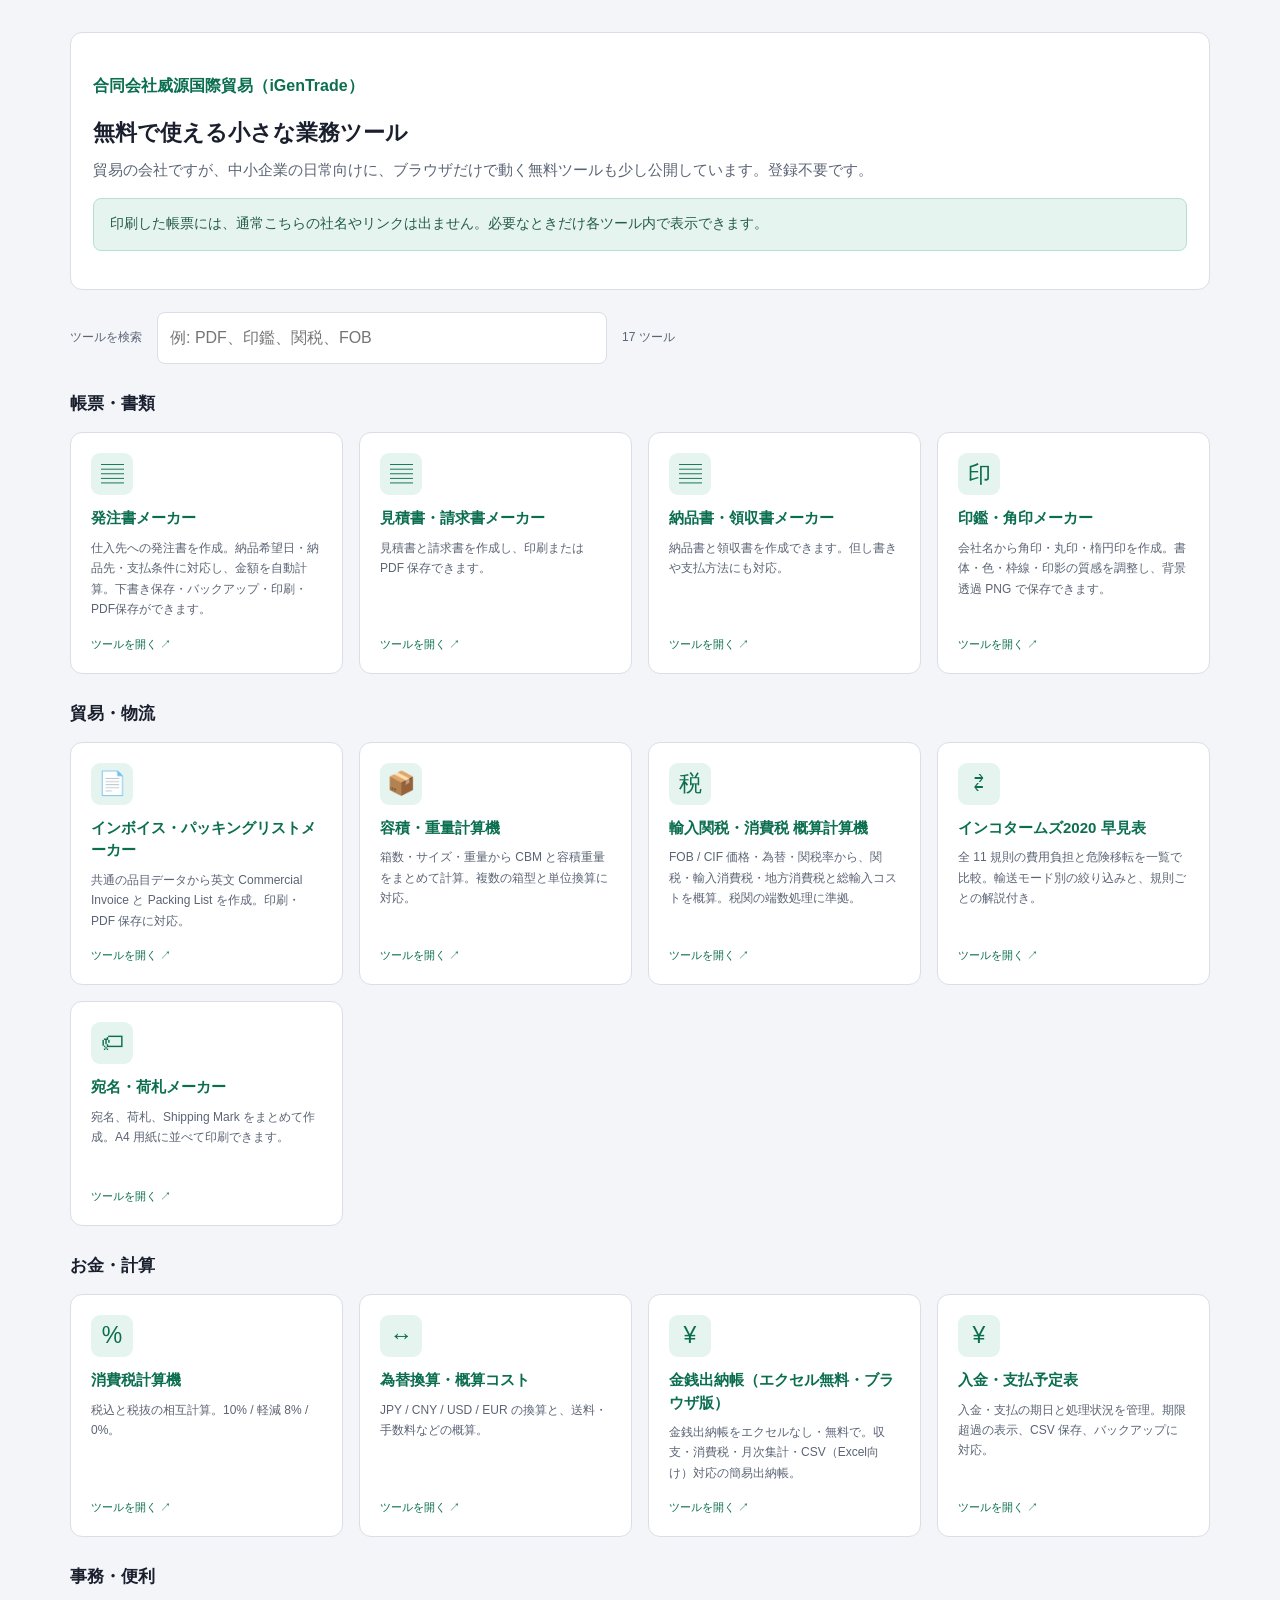
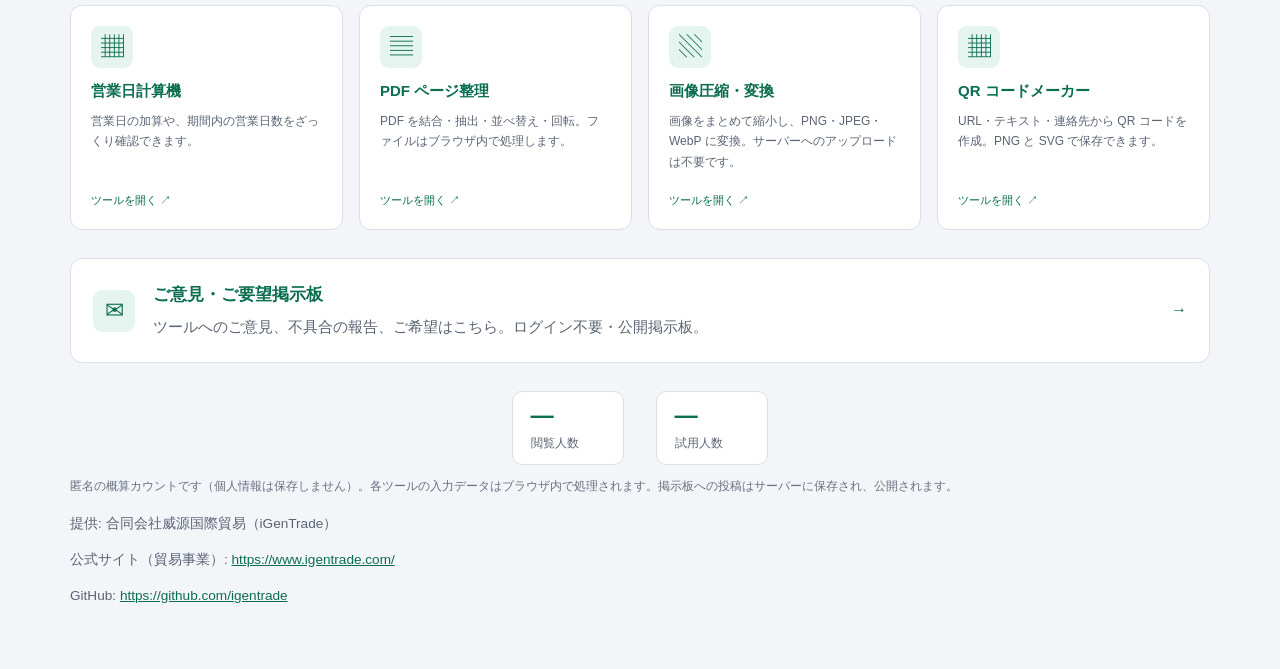
<file: index.html>
<!DOCTYPE html>
<html lang="ja">
<head>
  <meta charset="UTF-8" />
  <meta name="viewport" content="width=device-width, initial-scale=1" />
  <title>無料ツール一覧 | 合同会社威源国際貿易（iGenTrade）</title>
  <meta name="description" content="合同会社威源国際貿易（iGenTrade）が公開している、中小企業向けの無料ブラウザツール一覧。発注書、見積書・請求書、納品書・領収書、消費税、為替、営業日、印鑑・角印、輸入関税・消費税の概算、インコタームズ早見表。" />
  <meta name="keywords" content="合同会社威源国際貿易,威源国際貿易,iGenTrade,無料ツール,金銭出納帳,金銭出納帳 エクセル 無料,見積書,請求書,納品書,領収書,消費税,為替,営業日,輸入関税 計算,インコタームズ" />
  <style>
    :root {
      --ink: #1a1f2e;
      --muted: #5b6475;
      --line: #d9dee7;
      --bg: #f3f5f9;
      --card: #fff;
      --accent: #0b6e4f;
    }
    * { box-sizing: border-box; }
    body {
      margin: 0;
      font-family: "Hiragino Sans", "Noto Sans JP", "Yu Gothic UI", sans-serif;
      color: var(--ink);
      background: var(--bg);
      line-height: 1.65;
    }
    .wrap { max-width: 820px; margin: 0 auto; padding: 2rem 1.25rem 3rem; }
    header {
      background: var(--card);
      border: 1px solid var(--line);
      border-radius: 12px;
      padding: 1.5rem 1.4rem;
      margin-bottom: 1.25rem;
    }
    h1 { margin: 0 0 .35rem; font-size: 1.35rem; }
    .legal { color: var(--accent); font-weight: 700; }
    .sub { margin: 0; color: var(--muted); font-size: .95rem; }
    .note {
      margin-top: 1rem;
      padding: .85rem 1rem;
      background: #e6f4ef;
      border: 1px solid #b7dfd0;
      border-radius: 8px;
      font-size: .9rem;
      color: #245c48;
    }
    .grid { display: grid; gap: .85rem; }
    a.card {
      display: block;
      text-decoration: none;
      color: inherit;
      background: var(--card);
      border: 1px solid var(--line);
      border-radius: 12px;
      padding: 1rem 1.15rem;
      transition: border-color .15s, box-shadow .15s;
    }
    a.card:hover {
      border-color: #9ecfbe;
      box-shadow: 0 6px 18px rgba(26,31,46,.06);
    }
    a.card h2 { margin: 0 0 .25rem; font-size: 1.05rem; color: var(--accent); }
    a.card p { margin: 0; color: var(--muted); font-size: .92rem; }
    footer {
      margin-top: 1.75rem;
      color: var(--muted);
      font-size: .85rem;
    }
    footer a { color: var(--accent); }

    .usage-stats {
      display: flex;
      justify-content: center;
      gap: 2rem;
      margin: 0 auto 0.75rem;
      flex-wrap: wrap;
    }
    .usage-stat {
      min-width: 7rem;
      padding: 0.65rem 1.1rem;
      border: 1px solid var(--border, #d8e0e8);
      border-radius: 10px;
      background: #fff;
    }
    .usage-num {
      display: block;
      font-size: 1.45rem;
      font-weight: 700;
      color: var(--accent, #0d7377);
      line-height: 1.2;
      font-variant-numeric: tabular-nums;
    }
    .usage-label {
      display: block;
      margin-top: 0.2rem;
      font-size: 0.78rem;
      color: var(--muted, #667);
    }
    .usage-note {
      font-size: 0.75rem;
      opacity: 0.9;
      margin: 0 0 1rem;
    }
  .wrap{max-width:1180px}.grid{grid-template-columns:repeat(4,minmax(0,1fr));gap:16px}a.card{display:flex;flex-direction:column;min-height:225px;padding:20px}a.card h3{font-size:15px;color:var(--accent);line-height:1.5;margin:12px 0 8px}a.card p{font-size:12px;line-height:1.7}.tool-icon{display:grid;place-items:center;background:#e6f4ef;color:var(--accent);width:42px;height:42px;border-radius:9px;font-size:23px}.open-label{font-size:11px;color:var(--accent);margin-top:auto;padding-top:15px}.group-title{font-size:17px;margin:26px 0 14px}.directory-filter{display:flex;align-items:center;gap:15px;margin:22px 0}.directory-filter input{flex:1;max-width:450px;border:1px solid var(--line);padding:12px;border-radius:8px;font:inherit}.directory-filter label,.directory-filter span{font-size:12px;color:var(--muted)}[hidden]{display:none!important}a.card:focus-visible{outline:2px solid var(--accent);outline-offset:3px}@media(max-width:1000px){.grid{grid-template-columns:repeat(3,minmax(0,1fr))}}@media(max-width:720px){.grid{grid-template-columns:repeat(2,minmax(0,1fr))}.wrap{padding:20px 14px}a.card{padding:15px;min-height:215px}.directory-filter label{display:none}}@media(max-width:360px){.grid{grid-template-columns:1fr}} </style>
</head>
<body>
  <div class="wrap">
    <header>
      <p class="legal">合同会社威源国際貿易（iGenTrade）</p>
      <h1>無料で使える小さな業務ツール</h1>
      <p class="sub">貿易の会社ですが、中小企業の日常向けに、ブラウザだけで動く無料ツールも少し公開しています。登録不要です。</p>
      <p class="note">印刷した帳票には、通常こちらの社名やリンクは出ません。必要なときだけ各ツール内で表示できます。</p>
    </header>

    <section class="directory-filter"><label for="toolSearch">ツールを検索</label><input id="toolSearch" type="search" placeholder="例: PDF、印鑑、関税、FOB"><span id="toolCount">17 ツール</span></section><p id="noTools" hidden>該当するツールがありません。</p>
<section class="tool-group"><h2 class="group-title">帳票・書類</h2><div class="grid"><a class="card" href="https://igentrade.github.io/igentrade-tools/hatchu/" data-category="帳票・書類"><span class="tool-icon" aria-hidden="true">▤</span><h3>発注書メーカー</h3><p>仕入先への発注書を作成。納品希望日・納品先・支払条件に対応し、金額を自動計算。下書き保存・バックアップ・印刷・PDF保存ができます。</p><span class="open-label">ツールを開く ↗</span></a>
<a class="card" href="https://igentrade.github.io/igentrade-seikyu/" data-category="帳票・書類"><span class="tool-icon" aria-hidden="true">▤</span><h3>見積書・請求書メーカー</h3><p>見積書と請求書を作成し、印刷または PDF 保存できます。</p><span class="open-label">ツールを開く ↗</span></a>
<a class="card" href="https://igentrade.github.io/igentrade-nohin-ryoshu/" data-category="帳票・書類"><span class="tool-icon" aria-hidden="true">▤</span><h3>納品書・領収書メーカー</h3><p>納品書と領収書を作成できます。但し書きや支払方法にも対応。</p><span class="open-label">ツールを開く ↗</span></a>
<a class="card" href="https://igentrade.github.io/igentrade-tools/hanko/" data-category="帳票・書類"><span class="tool-icon" aria-hidden="true">印</span><h3>印鑑・角印メーカー</h3><p>会社名から角印・丸印・楕円印を作成。書体・色・枠線・印影の質感を調整し、背景透過 PNG で保存できます。</p><span class="open-label">ツールを開く ↗</span></a></div></section>
<section class="tool-group"><h2 class="group-title">貿易・物流</h2><div class="grid"><a class="card" href="https://igentrade.github.io/igentrade-tools/trade/" data-category="貿易・物流"><span class="tool-icon" aria-hidden="true">📄</span><h3>インボイス・パッキングリストメーカー</h3><p>共通の品目データから英文 Commercial Invoice と Packing List を作成。印刷・PDF 保存に対応。</p><span class="open-label">ツールを開く ↗</span></a>
<a class="card" href="https://igentrade.github.io/igentrade-tools/volume/" data-category="貿易・物流"><span class="tool-icon" aria-hidden="true">📦</span><h3>容積・重量計算機</h3><p>箱数・サイズ・重量から CBM と容積重量をまとめて計算。複数の箱型と単位換算に対応。</p><span class="open-label">ツールを開く ↗</span></a>
<a class="card" href="https://igentrade.github.io/igentrade-tools/kanzei/" data-category="貿易・物流" data-keywords="輸入関税 関税計算 輸入消費税 地方消費税 CIF FOB 課税価格 輸入コスト 通関 tariff duty"><span class="tool-icon" aria-hidden="true">税</span><h3>輸入関税・消費税 概算計算機</h3><p>FOB / CIF 価格・為替・関税率から、関税・輸入消費税・地方消費税と総輸入コストを概算。税関の端数処理に準拠。</p><span class="open-label">ツールを開く ↗</span></a>
<a class="card" href="https://igentrade.github.io/igentrade-tools/incoterms/" data-category="貿易・物流" data-keywords="インコタームズ Incoterms 2020 貿易条件 EXW FCA CPT CIP DAP DPU DDP FAS FOB CFR CIF 危険移転"><span class="tool-icon" aria-hidden="true">⇄</span><h3>インコタームズ2020 早見表</h3><p>全 11 規則の費用負担と危険移転を一覧で比較。輸送モード別の絞り込みと、規則ごとの解説付き。</p><span class="open-label">ツールを開く ↗</span></a>
<a class="card" href="https://igentrade.github.io/igentrade-tools/labels/" data-category="貿易・物流"><span class="tool-icon" aria-hidden="true">🏷</span><h3>宛名・荷札メーカー</h3><p>宛名、荷札、Shipping Mark をまとめて作成。A4 用紙に並べて印刷できます。</p><span class="open-label">ツールを開く ↗</span></a></div></section>
<section class="tool-group"><h2 class="group-title">お金・計算</h2><div class="grid"><a class="card" href="https://igentrade.github.io/igentrade-shohizei/" data-category="お金・計算"><span class="tool-icon" aria-hidden="true">%</span><h3>消費税計算機</h3><p>税込と税抜の相互計算。10% / 軽減 8% / 0%。</p><span class="open-label">ツールを開く ↗</span></a>
<a class="card" href="https://igentrade.github.io/igentrade-kawase/" data-category="お金・計算"><span class="tool-icon" aria-hidden="true">↔</span><h3>為替換算・概算コスト</h3><p>JPY / CNY / USD / EUR の換算と、送料・手数料などの概算。</p><span class="open-label">ツールを開く ↗</span></a>
<a class="card" href="https://igentrade.github.io/igentrade-suitoubo/" data-category="お金・計算"><span class="tool-icon" aria-hidden="true">¥</span><h3>金銭出納帳（エクセル無料・ブラウザ版）</h3><p>金銭出納帳をエクセルなし・無料で。収支・消費税・月次集計・CSV（Excel向け）対応の簡易出納帳。</p><span class="open-label">ツールを開く ↗</span></a>
<a class="card" href="https://igentrade.github.io/igentrade-tools/payments/" data-category="お金・計算"><span class="tool-icon" aria-hidden="true">¥</span><h3>入金・支払予定表</h3><p>入金・支払の期日と処理状況を管理。期限超過の表示、CSV 保存、バックアップに対応。</p><span class="open-label">ツールを開く ↗</span></a></div></section>
<section class="tool-group"><h2 class="group-title">事務・便利</h2><div class="grid"><a class="card" href="https://igentrade.github.io/igentrade-eigyobi/" data-category="事務・便利"><span class="tool-icon" aria-hidden="true">▦</span><h3>営業日計算機</h3><p>営業日の加算や、期間内の営業日数をざっくり確認できます。</p><span class="open-label">ツールを開く ↗</span></a>
<a class="card" href="https://igentrade.github.io/igentrade-tools/pdf/" data-category="事務・便利"><span class="tool-icon" aria-hidden="true">▤</span><h3>PDF ページ整理</h3><p>PDF を結合・抽出・並べ替え・回転。ファイルはブラウザ内で処理します。</p><span class="open-label">ツールを開く ↗</span></a>
<a class="card" href="https://igentrade.github.io/igentrade-tools/images/" data-category="事務・便利"><span class="tool-icon" aria-hidden="true">▧</span><h3>画像圧縮・変換</h3><p>画像をまとめて縮小し、PNG・JPEG・WebP に変換。サーバーへのアップロードは不要です。</p><span class="open-label">ツールを開く ↗</span></a>
<a class="card" href="https://igentrade.github.io/igentrade-tools/qr/" data-category="事務・便利"><span class="tool-icon" aria-hidden="true">▦</span><h3>QR コードメーカー</h3><p>URL・テキスト・連絡先から QR コードを作成。PNG と SVG で保存できます。</p><span class="open-label">ツールを開く ↗</span></a></div></section>
    <section id="feedback" style="margin-top:28px"><a href="feedback/" style="display:flex;align-items:center;gap:18px;padding:22px;background:white;border:1px solid var(--line);border-radius:12px;text-decoration:none;color:inherit"><span class="tool-icon" aria-hidden="true">✉</span><div style="flex:1"><h2 style="font-size:17px;color:var(--accent);margin:0 0 5px">ご意見・ご要望掲示板</h2><p class="sub">ツールへのご意見、不具合の報告、ご希望はこちら。ログイン不要・公開掲示板。</p></div><span style="color:var(--accent)" aria-hidden="true">→</span></a></section>
<footer class="site-foot">
    <div class="usage-stats" id="usageStats" aria-label="利用統計"
      data-stat-ns="igentrade"
      data-stat-views="tools-views"
      data-stat-tries="tools-tries">
      <div class="usage-stat">
        <span class="usage-num" id="statViews">—</span>
        <span class="usage-label">閲覧人数</span>
      </div>
      <div class="usage-stat">
        <span class="usage-num" id="statTries">—</span>
        <span class="usage-label">試用人数</span>
      </div>
    </div>
    <p class="usage-note">匿名の概算カウントです（個人情報は保存しません）。各ツールの入力データはブラウザ内で処理されます。掲示板への投稿はサーバーに保存され、公開されます。</p>
      <p>提供: 合同会社威源国際貿易（iGenTrade）</p>
      <p>公式サイト（貿易事業）: <a href="https://www.igentrade.com/">https://www.igentrade.com/</a></p>
      <p>GitHub: <a href="https://github.com/igentrade">https://github.com/igentrade</a></p>
    </footer>
  </div>

  <script src="stats.js"></script>
  <script>
    (function () {
      document.querySelectorAll("a.card").forEach(function (link) {
        link.addEventListener("click", function () {
          if (typeof window.iGenTradeRecordTry === "function") {
            window.iGenTradeRecordTry();
          }
        });
      });
      const search=document.getElementById("toolSearch");search.addEventListener("input",function(){const q=search.value.toLowerCase().trim();let n=0;document.querySelectorAll("a.card").forEach(function(card){card.hidden=!(card.textContent+" "+(card.dataset.keywords||"")).toLowerCase().includes(q);if(!card.hidden)n++;});document.querySelectorAll(".tool-group").forEach(function(group){group.hidden=![...group.querySelectorAll("a.card")].some(function(c){return !c.hidden;});});document.getElementById("toolCount").textContent=n+" ツール";document.getElementById("noTools").hidden=n!==0;});
    })();
  </script>
</body>
</html>
</file>
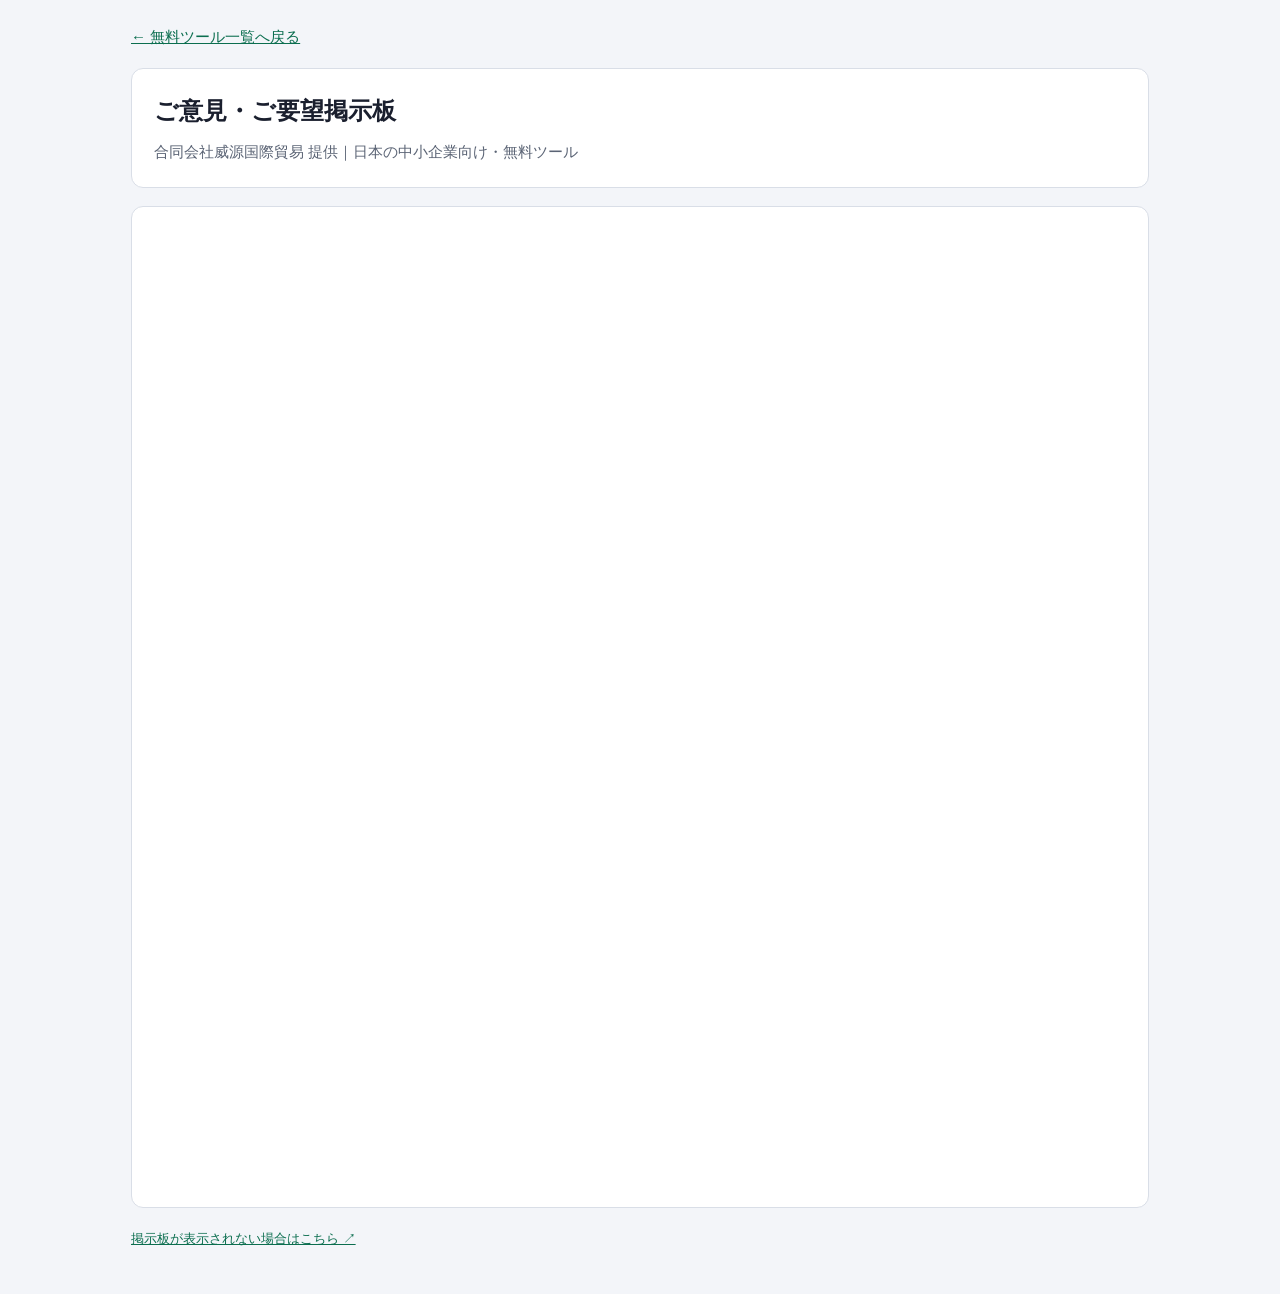
<file: feedback/index.html>
<!doctype html><html lang="ja"><head><meta charset="utf-8"><meta name="viewport" content="width=device-width,initial-scale=1"><title>ご意見・ご要望掲示板 | iGenTrade</title><style>*{box-sizing:border-box}body{margin:0;background:#f3f5f9;color:#1a1f2e;font:15px/1.7 "Yu Gothic","Hiragino Sans",sans-serif}main{max-width:1050px;margin:auto;padding:24px 16px}a{color:#0b6e4f}header{margin:18px 0;background:#fff;border:1px solid #d9dee7;border-radius:12px;padding:22px}h1{font-size:24px;margin:0 0 8px}p{margin:0;color:#5b6475}.board{background:white;border:1px solid #d9dee7;border-radius:12px;overflow:hidden}iframe{display:block;width:100%;height:1000px;border:0}footer{margin:20px 0;font-size:13px}@media(max-width:600px){iframe{height:1150px}h1{font-size:21px}}</style></head><body><main><a href="../">← 無料ツール一覧へ戻る</a><header><h1>ご意見・ご要望掲示板</h1><p>合同会社威源国際貿易 提供｜日本の中小企業向け・無料ツール</p></header><div class="board"><iframe title="公開・匿名のご意見掲示板" src="https://igentrade-feedback.stilltetra16.chatgpt.site/" referrerpolicy="no-referrer"></iframe></div><footer><a href="https://igentrade-feedback.stilltetra16.chatgpt.site/" target="_blank" rel="noopener">掲示板が表示されない場合はこちら ↗</a></footer></main></body></html>
</file>
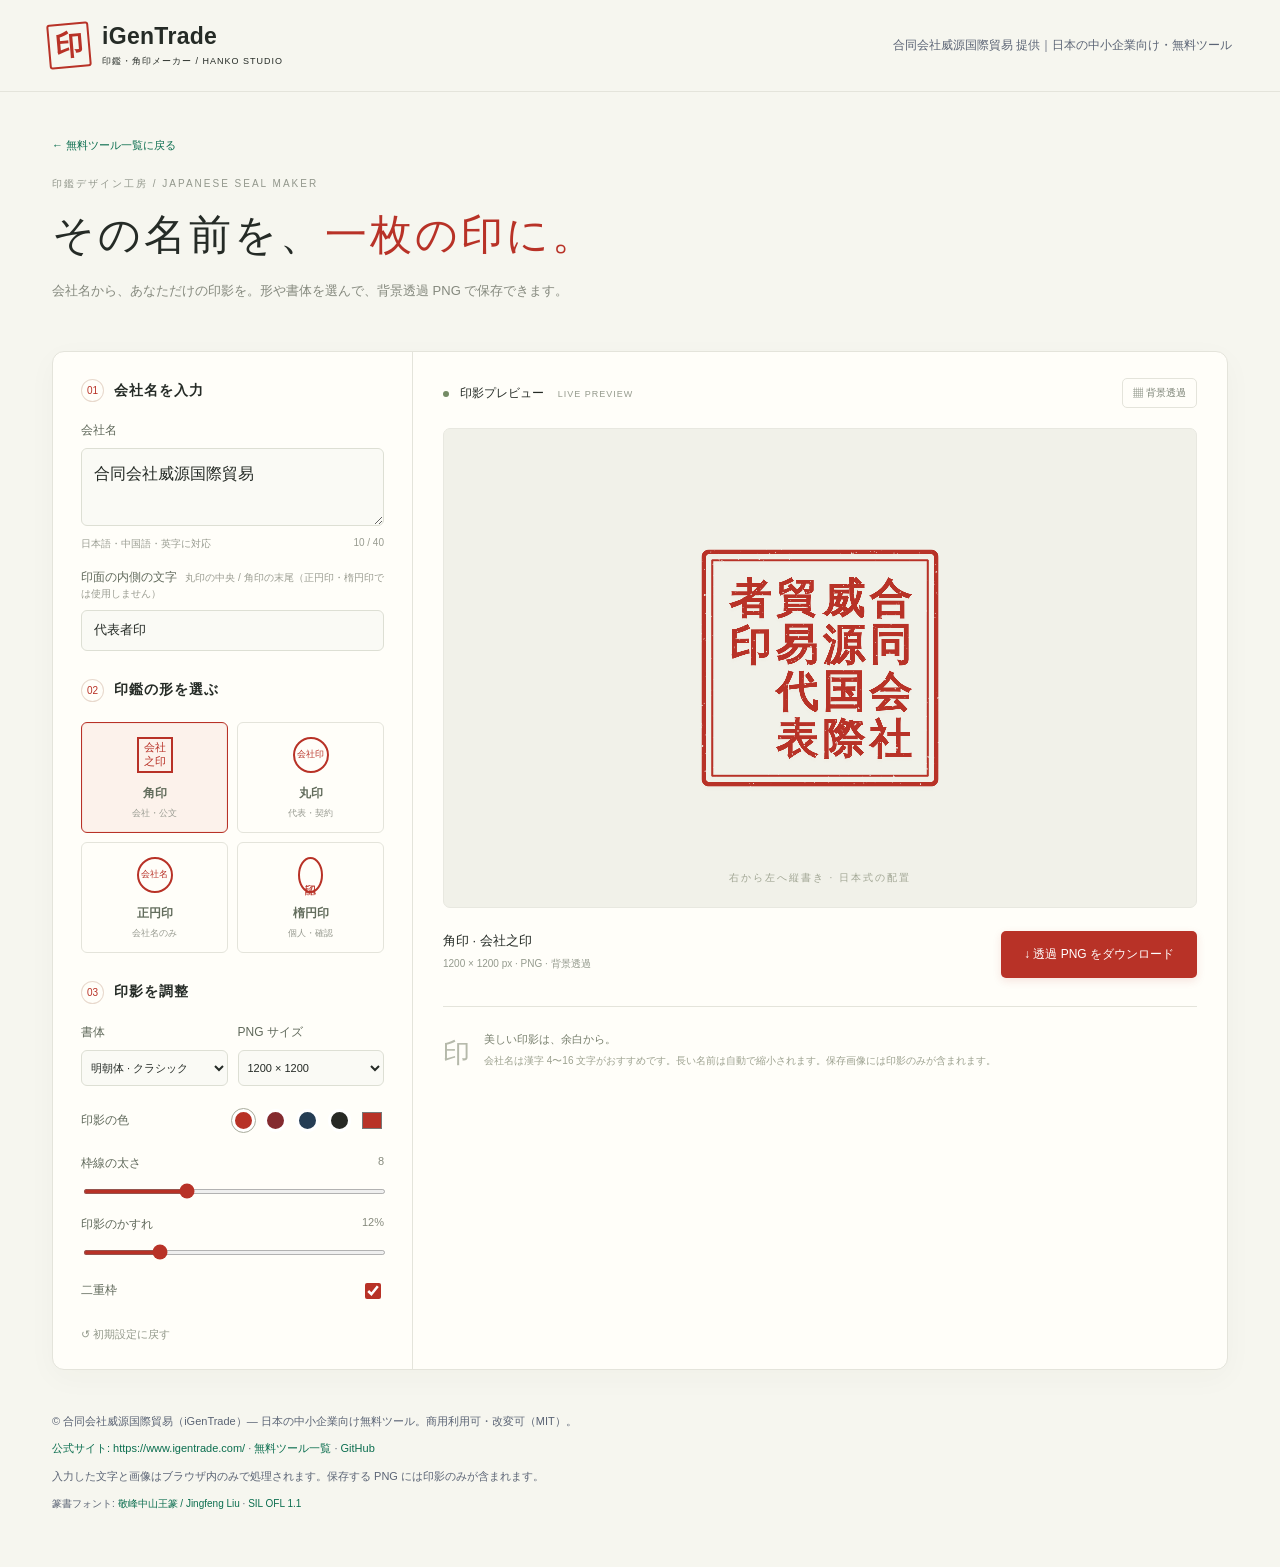
<file: hanko/index.html>
<!doctype html>
<html lang="ja">
<head><meta charset="utf-8"><meta name="viewport" content="width=device-width,initial-scale=1"><title>印鑑・角印メーカー | iGenTrade（合同会社威源国際貿易）</title><meta name="description" content="合同会社威源国際貿易（iGenTrade）が無料提供。会社名から角印・丸印・楕円印を作成し、背景透過PNGで保存できる印鑑メーカー。"><link rel="stylesheet" href="style.css"></head>
<body>
<header><a class="brand" href="#"><span class="brandmark">印</span><span>iGenTrade<small>印鑑・角印メーカー / HANKO STUDIO</small></span></a><span class="header-note">合同会社威源国際貿易 提供｜日本の中小企業向け・無料ツール</span></header>
<main><section class="intro"><nav class="tool-nav" aria-label="ツールナビゲーション"><a href="https://igentrade.github.io/igentrade-tools/">← 無料ツール一覧に戻る</a></nav><div class="eyebrow">印鑑デザイン工房 / JAPANESE SEAL MAKER</div><h1>その名前を、<span>一枚の印に。</span></h1><p>会社名から、あなただけの印影を。形や書体を選んで、背景透過 PNG で保存できます。</p></section>
<div class="workspace"><aside class="controls"><div class="section-title"><span>01</span><h2>会社名を入力</h2></div><label for="name">会社名</label><textarea id="name" rows="2" maxlength="40">合同会社威源国際貿易</textarea><div class="help"><span>日本語・中国語・英字に対応</span><span id="count"></span></div><label for="subtitle">印面の内側の文字 <small>丸印の中央 / 角印の末尾（正円印・楕円印では使用しません）</small></label><input id="subtitle" maxlength="12" value="代表者印"><div class="section-title second"><span>02</span><h2>印鑑の形を選ぶ</h2></div><div class="styles" role="group" aria-label="印鑑の種類"><button class="style selected" data-style="square" aria-pressed="true"><i class="mini square">会社<br>之印</i><strong>角印</strong><small>会社・公文</small></button><button class="style" data-style="round" aria-pressed="false"><i class="mini round">会社印</i><strong>丸印</strong><small>代表・契約</small></button><button class="style" data-style="circle" aria-pressed="false"><i class="mini round">会社名</i><strong>正円印</strong><small>会社名のみ</small></button><button class="style" data-style="oval" aria-pressed="false"><i class="mini oval">認印</i><strong>楕円印</strong><small>個人・確認</small></button></div><div class="section-title second"><span>03</span><h2>印影を調整</h2></div><div class="two"><div><label for="font">書体</label><select id="font"><option value="serif">明朝体 · クラシック</option><option value="sans">ゴシック体 · モダン</option><option value="brush">楷書体 · 手書き風</option><option value="seal">篆書風 · 古印</option></select></div><div><label for="size">PNG サイズ</label><select id="size"><option value="1200">1200 × 1200</option><option value="600">600 × 600</option><option value="2400">2400 × 2400</option></select></div></div><p class="font-help" id="fontHelp" hidden>篆書風は敬峰中山王篆を使用します。未収録の文字は明朝体で表示されます。</p><div class="color-row"><label for="color">印影の色</label><div class="swatches"><button data-color="#b83227" class="swatch active" style="--swatch:#b83227" aria-label="朱色"></button><button data-color="#842b2f" class="swatch" style="--swatch:#842b2f" aria-label="深紅"></button><button data-color="#253d54" class="swatch" style="--swatch:#253d54" aria-label="紺色"></button><button data-color="#272925" class="swatch" style="--swatch:#272925" aria-label="墨色"></button><input type="color" id="color" value="#b83227" aria-label="自定义印影の色"></div></div><label class="range-label" for="border">枠線の太さ <output id="borderValue">8</output></label><input type="range" id="border" min="3" max="18" value="8"><label class="range-label" for="texture">印影のかすれ <output id="textureValue">12%</output></label><input type="range" id="texture" min="0" max="50" value="12"><div class="switch-row"><label for="double">二重枠</label><input id="double" type="checkbox" checked></div><button id="reset" class="reset">↺ 初期設定に戻す</button></aside>
<section class="preview"><div class="preview-head"><div><span class="live-dot"></span> 印影プレビュー <small>LIVE PREVIEW</small></div><button id="background" aria-pressed="false">▦ 背景透過</button></div><div class="stage" id="stage"><canvas id="canvas" width="1200" height="1200" aria-label="生成した印鑑のプレビュー"></canvas><div class="stage-note">右から左へ縦書き · 日本式の配置</div></div><div class="preview-bottom"><div><strong id="styleName">角印 · 会社之印</strong><p id="exportInfo">1200 × 1200 px · PNG · 背景透過</p></div><button id="download">↓ 透過 PNG をダウンロード</button></div><div class="tips"><span>印</span><div><strong>美しい印影は、余白から。</strong><p>会社名は漢字 4〜16 文字がおすすめです。長い名前は自動で縮小されます。保存画像には印影のみが含まれます。</p></div></div><div id="status" role="status" aria-live="polite"></div></section></div>
<footer class="site-foot"><p>© 合同会社威源国際貿易（iGenTrade）— 日本の中小企業向け無料ツール。商用利用可・改変可（MIT）。</p><p><a href="https://www.igentrade.com/" target="_blank" rel="noopener">公式サイト: https://www.igentrade.com/</a> <span aria-hidden="true"> · </span> <a href="https://igentrade.github.io/igentrade-tools/">無料ツール一覧</a> <span aria-hidden="true"> · </span> <a href="https://github.com/igentrade/igentrade-tools/tree/main/hanko" target="_blank" rel="noopener">GitHub</a></p><p>入力した文字と画像はブラウザ内のみで処理されます。保存する PNG には印影のみが含まれます。</p><p class="font-credit">篆書フォント: <a href="https://github.com/SuperMate-Ai/JFZSKSealScript" target="_blank" rel="noopener">敬峰中山王篆 / Jingfeng Liu</a> · <a href="fonts-OFL.txt">SIL OFL 1.1</a></p></footer></main><script src="app.js"></script></body></html>
</file>
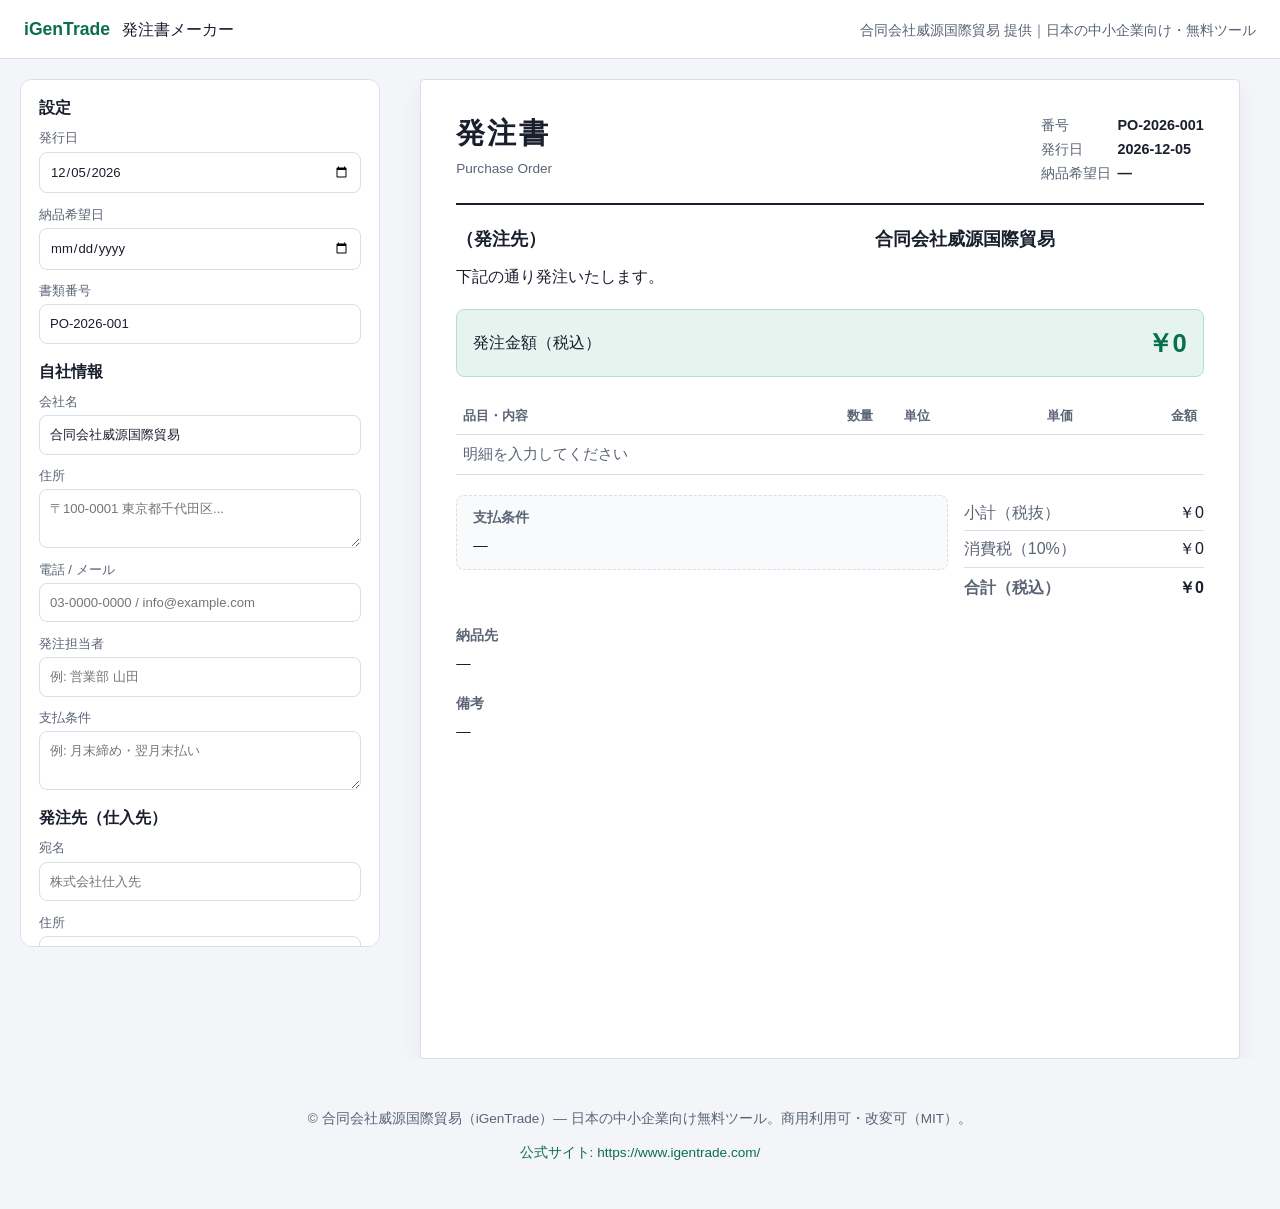
<file: hatchu/index.html>
<!DOCTYPE html>
<html lang="ja">
<head>
  <meta charset="UTF-8" />
  <meta name="viewport" content="width=device-width, initial-scale=1" />
  <title>発注書メーカー | iGenTrade（合同会社威源国際貿易）</title>
  <meta name="description" content="合同会社威源国際貿易（iGenTrade）が無料提供。日本の中小企業向け発注書メーカー。ブラウザで作成し印刷・PDF保存。" />
  <meta name="keywords" content="合同会社威源国際貿易,威源国際貿易,iGenTrade,発注書,注文書,中小企業,無料ツール" />
  <link rel="stylesheet" href="styles.css" />
</head>
<body>
  <header class="topbar no-print">
    <div class="brand">
      <strong>iGenTrade</strong>
      <span>発注書メーカー</span>
    </div>
    <p class="tagline">合同会社威源国際貿易 提供｜日本の中小企業向け・無料ツール</p>
  </header>

  <main class="layout">
    <aside class="panel no-print">
      <h2>設定</h2>
      <label>発行日
        <input type="date" id="issueDate" />
      </label>
      <label>納品希望日
        <input type="date" id="dueDate" />
      </label>
      <label>書類番号
        <input type="text" id="docNumber" placeholder="例: PO-2026-001" />
      </label>

      <h3>自社情報</h3>
      <label>会社名
        <input type="text" id="sellerName" placeholder="株式会社サンプル" />
      </label>
      <label>住所
        <textarea id="sellerAddress" rows="2" placeholder="〒100-0001 東京都千代田区..."></textarea>
      </label>
      <label>電話 / メール
        <input type="text" id="sellerContact" placeholder="03-0000-0000 / info@example.com" />
      </label>
      <label>発注担当者
        <input type="text" id="contactPerson" placeholder="例: 営業部 山田" />
      </label>
      <label>支払条件
        <textarea id="paymentTerms" rows="2" placeholder="例: 月末締め・翌月末払い"></textarea>
      </label>

      <h3>発注先（仕入先）</h3>
      <label>宛名
        <input type="text" id="buyerName" placeholder="株式会社仕入先" />
      </label>
      <label>住所
        <textarea id="buyerAddress" rows="2"></textarea>
      </label>

      <label>納品先・住所<textarea id="deliveryAddress" rows="3" placeholder="納品先の名称・住所・連絡先"></textarea></label>
      <h3>明細</h3>
      <div id="items"></div>
      <button type="button" id="addItem" class="btn secondary">行を追加</button>

      <h3>税率・備考</h3>
      <label>標準税率
        <select id="taxRate">
          <option value="0.10" selected>10%</option>
          <option value="0.08">8%（軽減）</option>
          <option value="0">非課税 / 0%</option>
        </select>
      </label>
      <label>備考
        <textarea id="notes" rows="3" placeholder="例: 納品前に担当者へご連絡ください。"></textarea>
      </label>

            <label class="toggle-brand">
        <input type="checkbox" id="showBrand" />
        書類フッターに提供元を表示（通常はオフ推奨）
      </label>

      <div class="actions">
        <button type="button" id="saveLocal" class="btn secondary">下書き保存</button>
        <button type="button" id="loadLocal" class="btn secondary">下書き読込</button>
        <button type="button" id="printBtn" class="btn primary">印刷 / PDF</button>
      </div>
      <div class="actions"><button type="button" id="exportDraft" class="btn secondary">バックアップ保存</button><button type="button" id="importDraft" class="btn secondary">バックアップ読込</button><input type="file" id="draftFile" accept=".json,application/json" hidden></div><p id="status" role="status" aria-live="polite" class="hint"></p>
      <p class="hint">金額は日本円・税抜単価です。明細金額は円単位で四捨五入、消費税は合計額から切り捨てで計算します。</p>
      <p class="hint">印刷ダイアログで「PDFに保存」を選ぶとPDF化できます。入力内容はブラウザ内のみで処理され、外部送信しません。</p>
      <p class="hint"><a href="https://igentrade.github.io/igentrade-tools/">← 無料ツール一覧</a> · <a href="https://igentrade.github.io/igentrade-tools/hanko/" target="_blank" rel="noopener">印鑑・角印メーカー</a></p>
      <p class="hint">関連ツール: <a href="https://igentrade.github.io/igentrade-nohin-ryoshu/" target="_blank" rel="noopener">納品書・領収書メーカー</a></p>
    </aside>

    <section class="preview-wrap">
      <article class="sheet" id="sheet">
        <div class="sheet-head">
          <div>
            <p class="doc-label" id="docLabel">発注書</p>
            <p class="doc-sub">Purchase Order</p>
          </div>
          <div class="meta">
            <p><span>番号</span> <strong id="pDocNumber">—</strong></p>
            <p><span>発行日</span> <strong id="pIssueDate">—</strong></p>
            <p><span id="dueLabel">納品希望日</span> <strong id="pDueDate">—</strong></p>
          </div>
        </div>

        <div class="parties">
          <div class="buyer">
            <p class="name" id="pBuyerName">（宛名）</p>
            <p class="addr" id="pBuyerAddress"></p>
            <p class="honor">下記の通り発注いたします。</p>
          </div>
          <div class="seller">
            <p class="name" id="pSellerName">（自社名）</p>
            <p class="addr" id="pSellerAddress"></p>
            <p class="addr" id="pSellerContact"></p>
            <p class="reg" id="pContactPerson"></p>
          </div>
        </div>

        <div class="total-banner">
          <span>発注金額（税込）</span>
          <strong id="pGrandTotal">¥0</strong>
        </div>

        <table class="items-table">
          <thead>
            <tr>
              <th>品目・内容</th>
              <th>数量</th>
              <th>単位</th>
              <th>単価</th>
              <th>金額</th>
            </tr>
          </thead>
          <tbody id="pItems"></tbody>
        </table>

        <div class="totals">
          <div class="bank" id="pBankBlock">
            <h4>支払条件</h4>
            <p id="pPaymentTerms"></p>
          </div>
          <dl>
            <div><dt>小計（税抜）</dt><dd id="pSubtotal">¥0</dd></div>
            <div><dt id="pTaxLabel">消費税（10%）</dt><dd id="pTax">¥0</dd></div>
            <div class="grand"><dt>合計（税込）</dt><dd id="pTotal">¥0</dd></div>
          </dl>
        </div>

        <div class="notes-block"><h4>納品先</h4><p id="pDeliveryAddress">—</p></div>
        <div class="notes-block">
          <h4>備考</h4>
          <p id="pNotes"></p>
        </div>

        <footer class="sheet-foot brand-foot is-hidden" id="brandFoot">
          <p>本ツールは <strong>合同会社威源国際貿易（iGenTrade）</strong> が中小企業向けに無料提供しています。</p>
          <p class="url">公式サイト: https://www.igentrade.com/</p>
          <p class="url">https://github.com/igentrade/igentrade-tools/tree/main/hatchu</p>
        </footer>
      </article>
    </section>
  </main>

  <footer class="site-foot no-print">

<p>© 合同会社威源国際貿易（iGenTrade）— 日本の中小企業向け無料ツール。商用利用可・改変可（MIT）。</p>
    <p><a href="https://www.igentrade.com/" target="_blank" rel="noopener">公式サイト: https://www.igentrade.com/</a></p>
  </footer>

  <script src="app.js"></script>

</body>
</html>
</file>
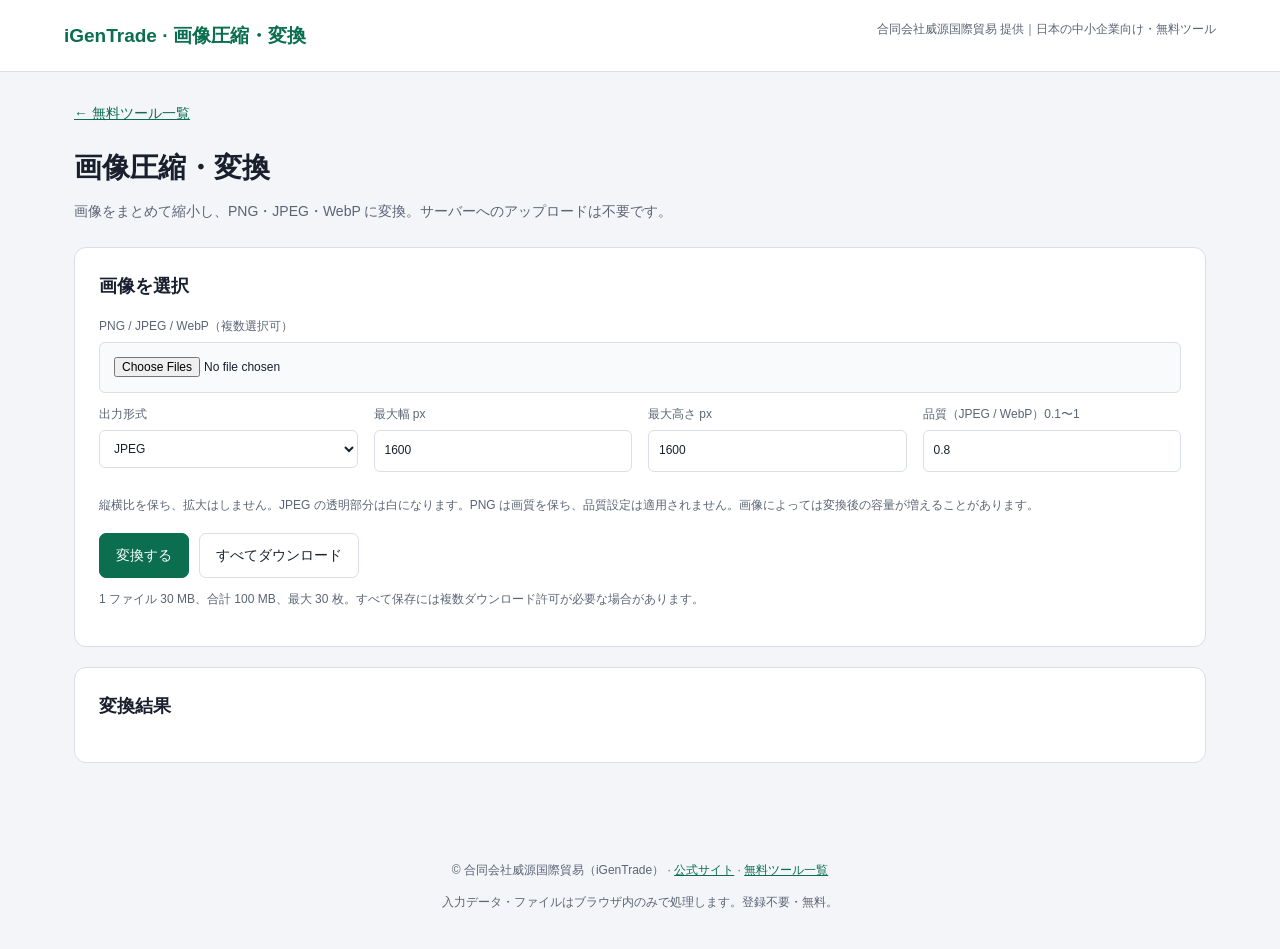
<file: images/index.html>
<!doctype html>
<html lang="ja"><head><meta charset="utf-8"><meta name="viewport" content="width=device-width,initial-scale=1"><title>画像圧縮・変換 | iGenTrade（合同会社威源国際貿易）</title><meta name="description" content="合同会社威源国際貿易（iGenTrade）が無料提供。画像をまとめて縮小し、PNG・JPEG・WebP に変換。サーバーへのアップロードは不要です。"><link rel="stylesheet" href="../assets/style.css"></head><body><header><div class="brand">iGenTrade · 画像圧縮・変換</div><div class="tagline">合同会社威源国際貿易 提供｜日本の中小企業向け・無料ツール</div></header><main><nav class="no-print"><a href="../">← 無料ツール一覧</a></nav><h1>画像圧縮・変換</h1><p class="lead">画像をまとめて縮小し、PNG・JPEG・WebP に変換。サーバーへのアップロードは不要です。</p><div id="app"></div><p id="status" class="status no-print" role="status" aria-live="polite"></p></main><footer>© 合同会社威源国際貿易（iGenTrade） · <a href="https://www.igentrade.com/" target="_blank" rel="noopener">公式サイト</a> · <a href="../">無料ツール一覧</a><p>入力データ・ファイルはブラウザ内のみで処理します。登録不要・無料。</p></footer><script src="../assets/common.js"></script><script src="../assets/images.js"></script></body></html>
</file>
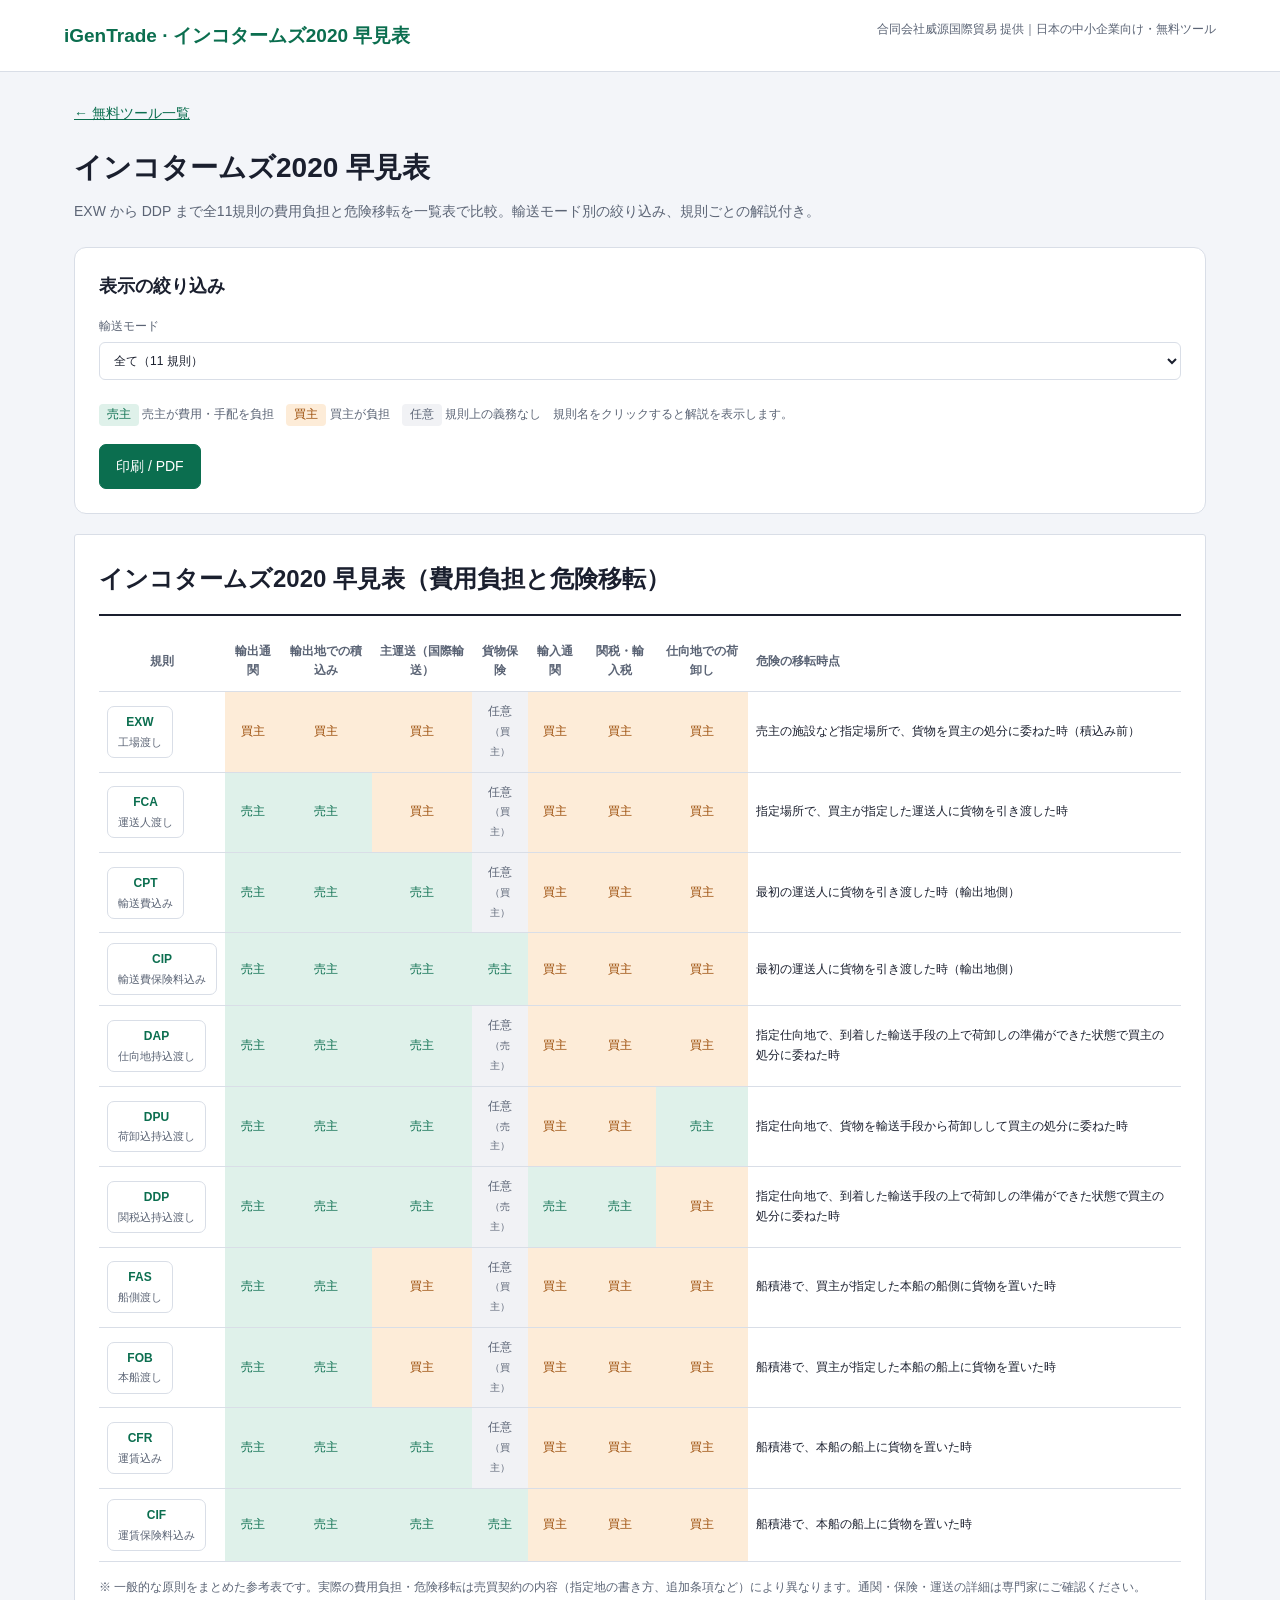
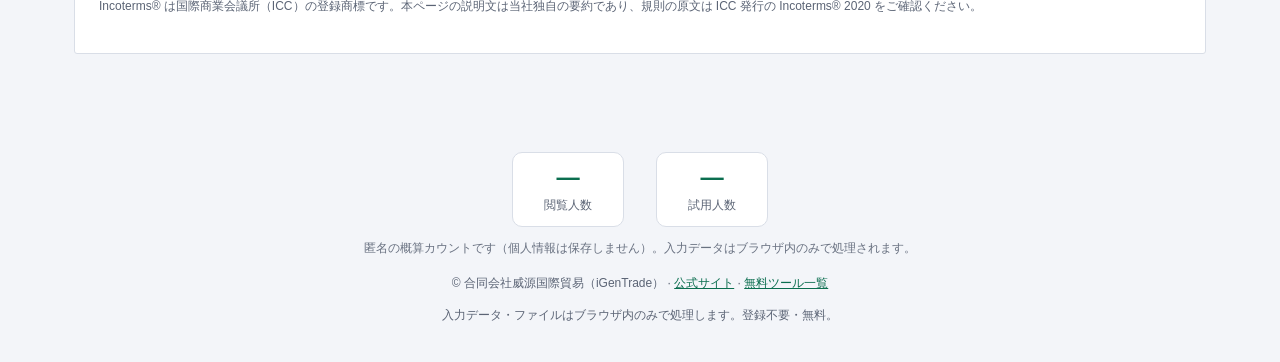
<file: incoterms/index.html>
<!doctype html>
<html lang="ja"><head><meta charset="utf-8"><meta name="viewport" content="width=device-width,initial-scale=1"><title>インコタームズ2020 早見表 | iGenTrade（合同会社威源国際貿易）</title><meta name="description" content="合同会社威源国際貿易（iGenTrade）が無料提供。EXW から DDP まで全11規則の費用負担と危険移転を一覧表で比較。輸送モード別の絞り込み、規則ごとの解説付き。"><meta name="keywords" content="インコタームズ,インコタームズ2020,Incoterms 2020,FOB,CIF,DDP,EXW,貿易条件,危険移転,合同会社威源国際貿易,iGenTrade"><link rel="canonical" href="https://igentrade.github.io/igentrade-tools/incoterms/"><link rel="stylesheet" href="../assets/style.css"></head><body><header><div class="brand">iGenTrade · インコタームズ2020 早見表</div><div class="tagline">合同会社威源国際貿易 提供｜日本の中小企業向け・無料ツール</div></header><main><nav class="no-print"><a href="../">← 無料ツール一覧</a></nav><h1>インコタームズ2020 早見表</h1><p class="lead">EXW から DDP まで全11規則の費用負担と危険移転を一覧表で比較。輸送モード別の絞り込み、規則ごとの解説付き。</p><div id="app"></div><p id="status" class="status no-print" role="status" aria-live="polite"></p></main><footer><div class="usage-stats" id="usageStats" aria-label="利用統計" data-stat-ns="igentrade" data-stat-views="incoterms-views" data-stat-tries="incoterms-tries"><div class="usage-stat"><span class="usage-num" id="statViews">—</span><span class="usage-label">閲覧人数</span></div><div class="usage-stat"><span class="usage-num" id="statTries">—</span><span class="usage-label">試用人数</span></div></div><p class="usage-note">匿名の概算カウントです（個人情報は保存しません）。入力データはブラウザ内のみで処理されます。</p><p>© 合同会社威源国際貿易（iGenTrade） · <a href="https://www.igentrade.com/" target="_blank" rel="noopener">公式サイト</a> · <a href="../">無料ツール一覧</a></p><p>入力データ・ファイルはブラウザ内のみで処理します。登録不要・無料。</p></footer><script src="../assets/common.js"></script><script src="../assets/incoterms.js"></script><script src="../stats.js"></script></body></html>
</file>
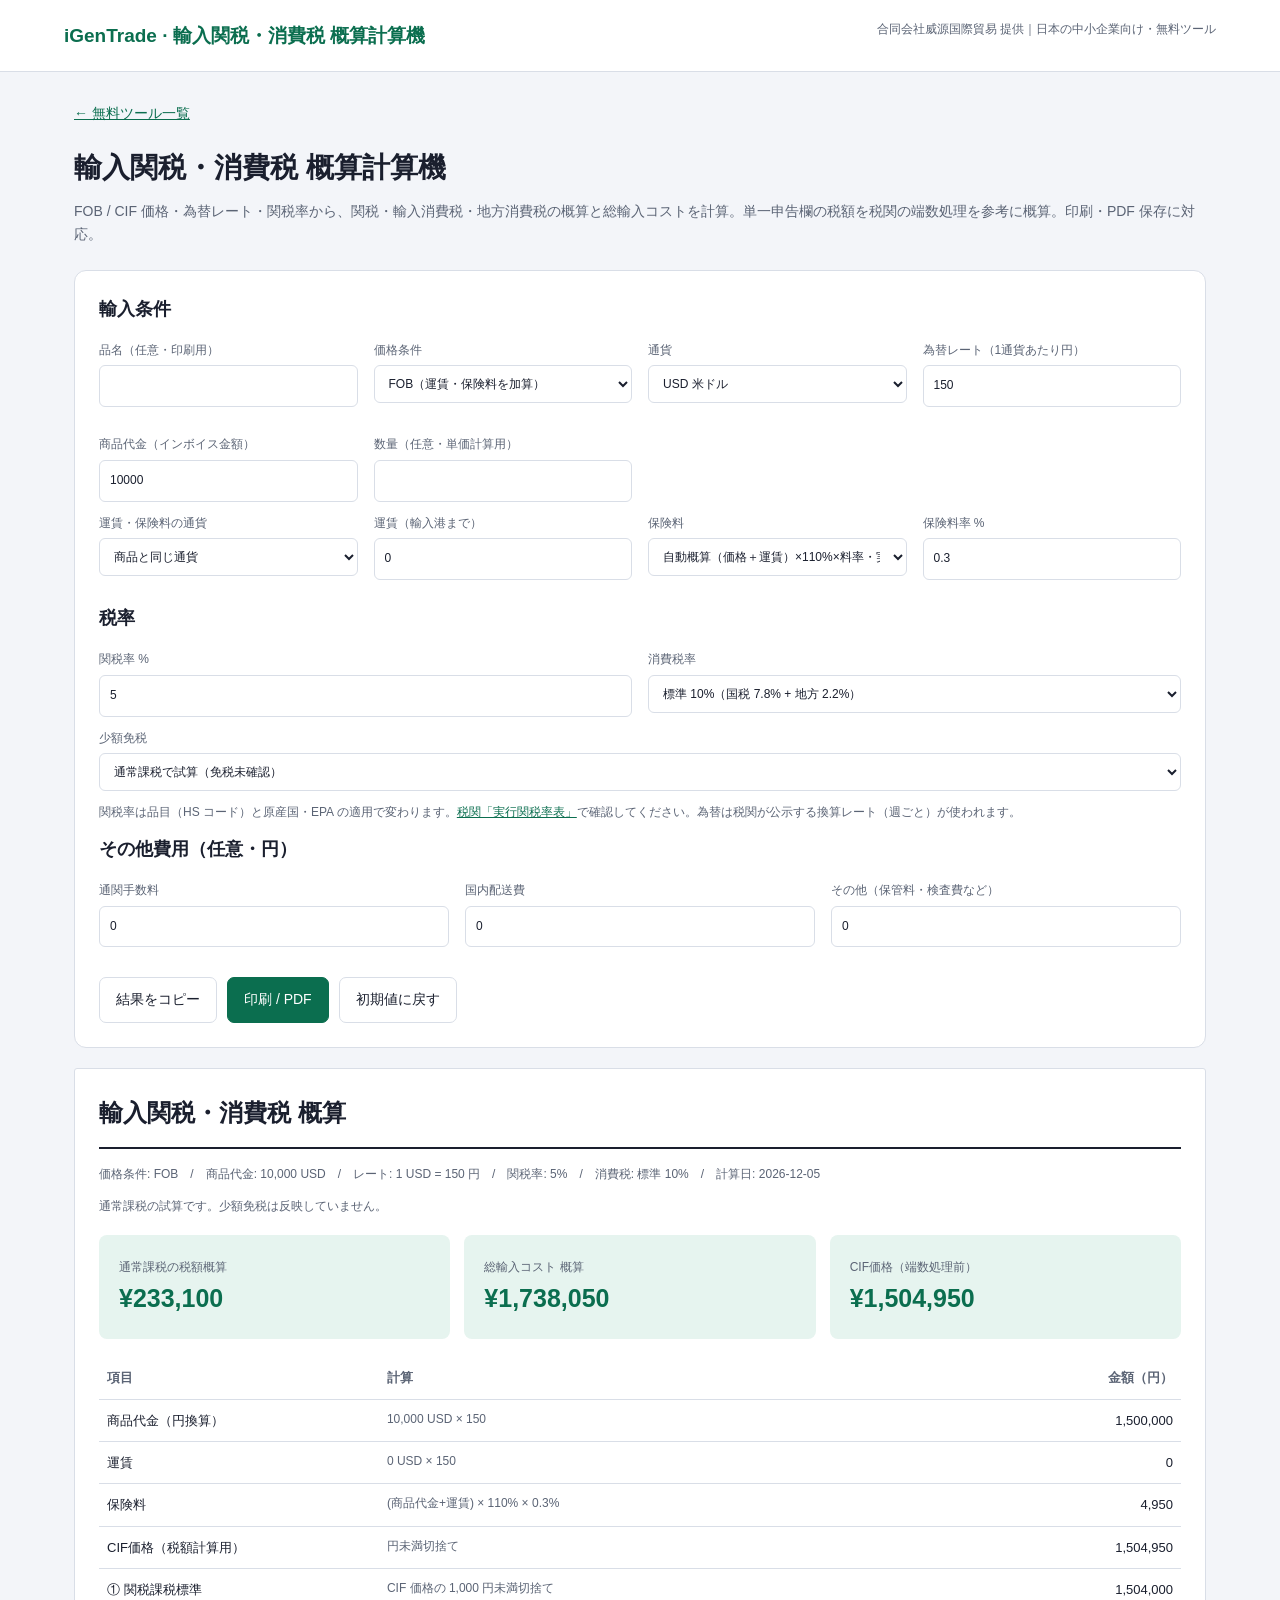
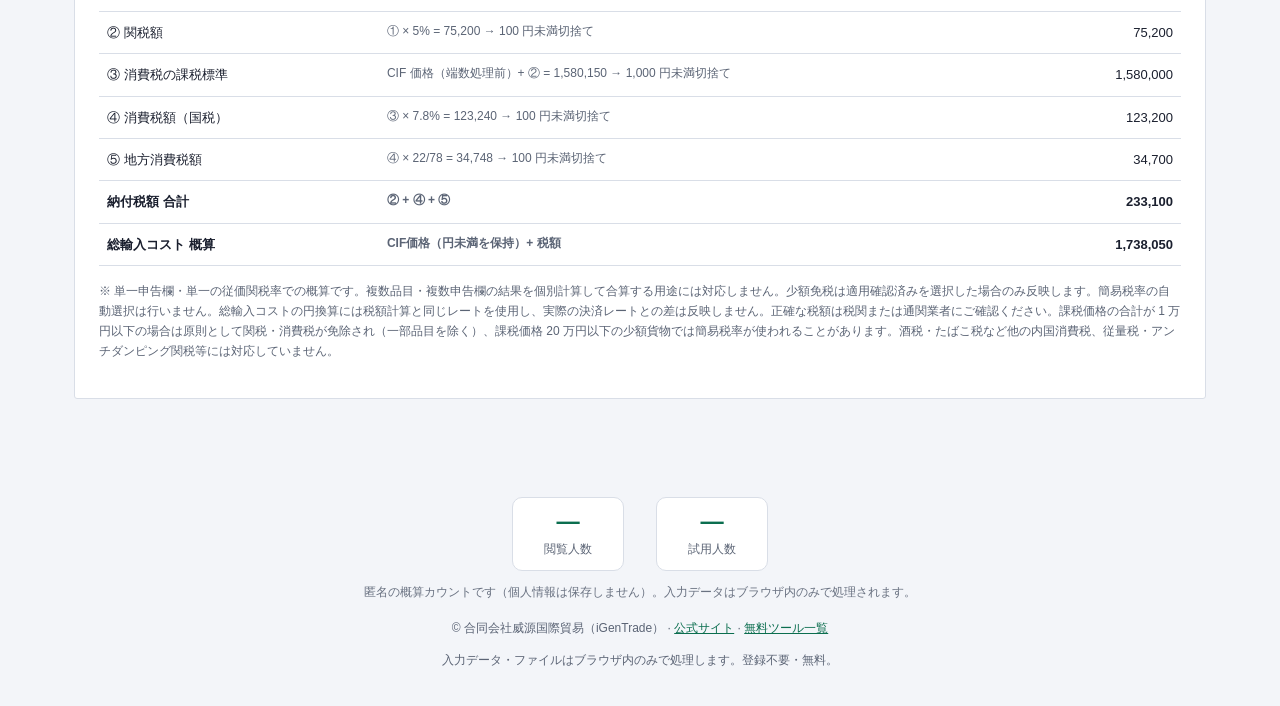
<file: kanzei/index.html>
<!doctype html>
<html lang="ja"><head><meta charset="utf-8"><meta name="viewport" content="width=device-width,initial-scale=1"><title>輸入関税・消費税 概算計算機 | iGenTrade（合同会社威源国際貿易）</title><meta name="description" content="合同会社威源国際貿易（iGenTrade）が無料提供。FOB / CIF 価格・為替レート・関税率から、関税・輸入消費税・地方消費税の概算と総輸入コストを計算。単一申告欄の税額を税関の端数処理を参考に概算。印刷・PDF 保存に対応。"><meta name="keywords" content="輸入関税 計算,関税 計算,輸入消費税 計算,地方消費税,CIF,FOB,課税価格,輸入コスト,合同会社威源国際貿易,iGenTrade"><link rel="canonical" href="https://igentrade.github.io/igentrade-tools/kanzei/"><link rel="stylesheet" href="../assets/style.css"></head><body><header><div class="brand">iGenTrade · 輸入関税・消費税 概算計算機</div><div class="tagline">合同会社威源国際貿易 提供｜日本の中小企業向け・無料ツール</div></header><main><nav class="no-print"><a href="../">← 無料ツール一覧</a></nav><h1>輸入関税・消費税 概算計算機</h1><p class="lead">FOB / CIF 価格・為替レート・関税率から、関税・輸入消費税・地方消費税の概算と総輸入コストを計算。単一申告欄の税額を税関の端数処理を参考に概算。印刷・PDF 保存に対応。</p><div id="app"></div><p id="status" class="status no-print" role="status" aria-live="polite"></p></main><footer><div class="usage-stats" id="usageStats" aria-label="利用統計" data-stat-ns="igentrade" data-stat-views="kanzei-views" data-stat-tries="kanzei-tries"><div class="usage-stat"><span class="usage-num" id="statViews">—</span><span class="usage-label">閲覧人数</span></div><div class="usage-stat"><span class="usage-num" id="statTries">—</span><span class="usage-label">試用人数</span></div></div><p class="usage-note">匿名の概算カウントです（個人情報は保存しません）。入力データはブラウザ内のみで処理されます。</p><p>© 合同会社威源国際貿易（iGenTrade） · <a href="https://www.igentrade.com/" target="_blank" rel="noopener">公式サイト</a> · <a href="../">無料ツール一覧</a></p><p>入力データ・ファイルはブラウザ内のみで処理します。登録不要・無料。</p></footer><script src="../assets/common.js"></script><script src="../assets/kanzei.js"></script><script src="../stats.js"></script></body></html>
</file>
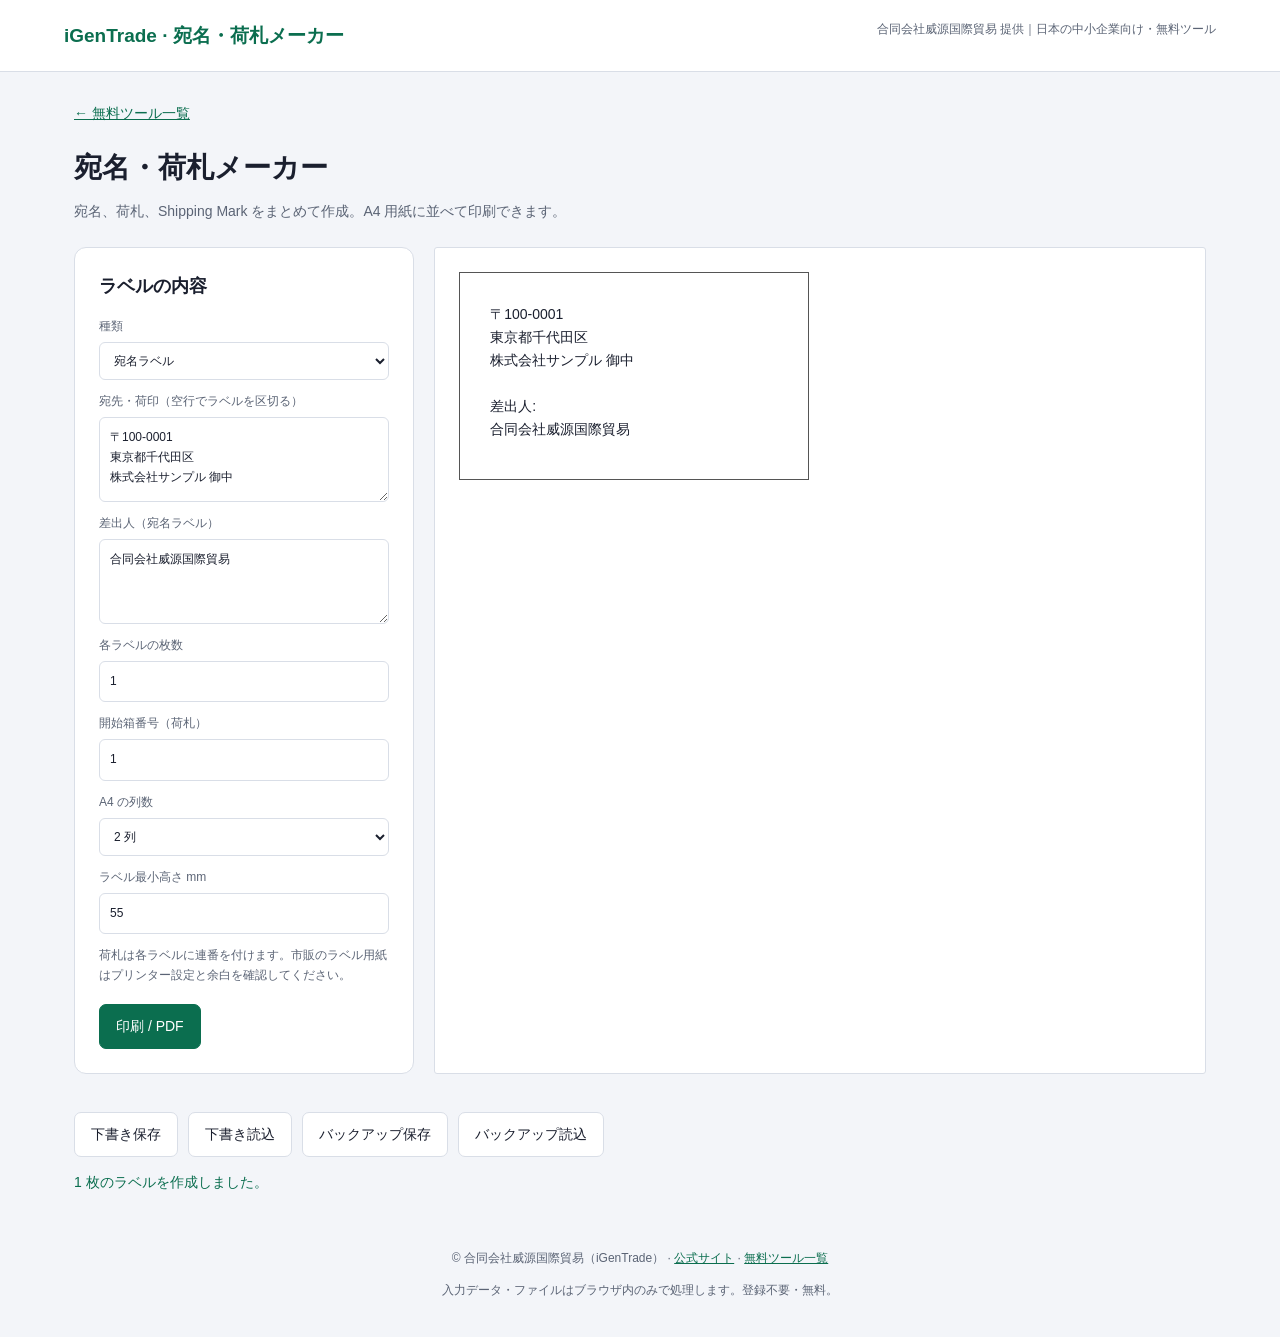
<file: labels/index.html>
<!doctype html>
<html lang="ja"><head><meta charset="utf-8"><meta name="viewport" content="width=device-width,initial-scale=1"><title>宛名・荷札メーカー | iGenTrade（合同会社威源国際貿易）</title><meta name="description" content="合同会社威源国際貿易（iGenTrade）が無料提供。宛名、荷札、Shipping Mark をまとめて作成。A4 用紙に並べて印刷できます。"><link rel="stylesheet" href="../assets/style.css"></head><body><header><div class="brand">iGenTrade · 宛名・荷札メーカー</div><div class="tagline">合同会社威源国際貿易 提供｜日本の中小企業向け・無料ツール</div></header><main><nav class="no-print"><a href="../">← 無料ツール一覧</a></nav><h1>宛名・荷札メーカー</h1><p class="lead">宛名、荷札、Shipping Mark をまとめて作成。A4 用紙に並べて印刷できます。</p><div id="app"></div><p id="status" class="status no-print" role="status" aria-live="polite"></p></main><footer>© 合同会社威源国際貿易（iGenTrade） · <a href="https://www.igentrade.com/" target="_blank" rel="noopener">公式サイト</a> · <a href="../">無料ツール一覧</a><p>入力データ・ファイルはブラウザ内のみで処理します。登録不要・無料。</p></footer><script src="../assets/common.js"></script><script src="../assets/labels.js"></script></body></html>
</file>
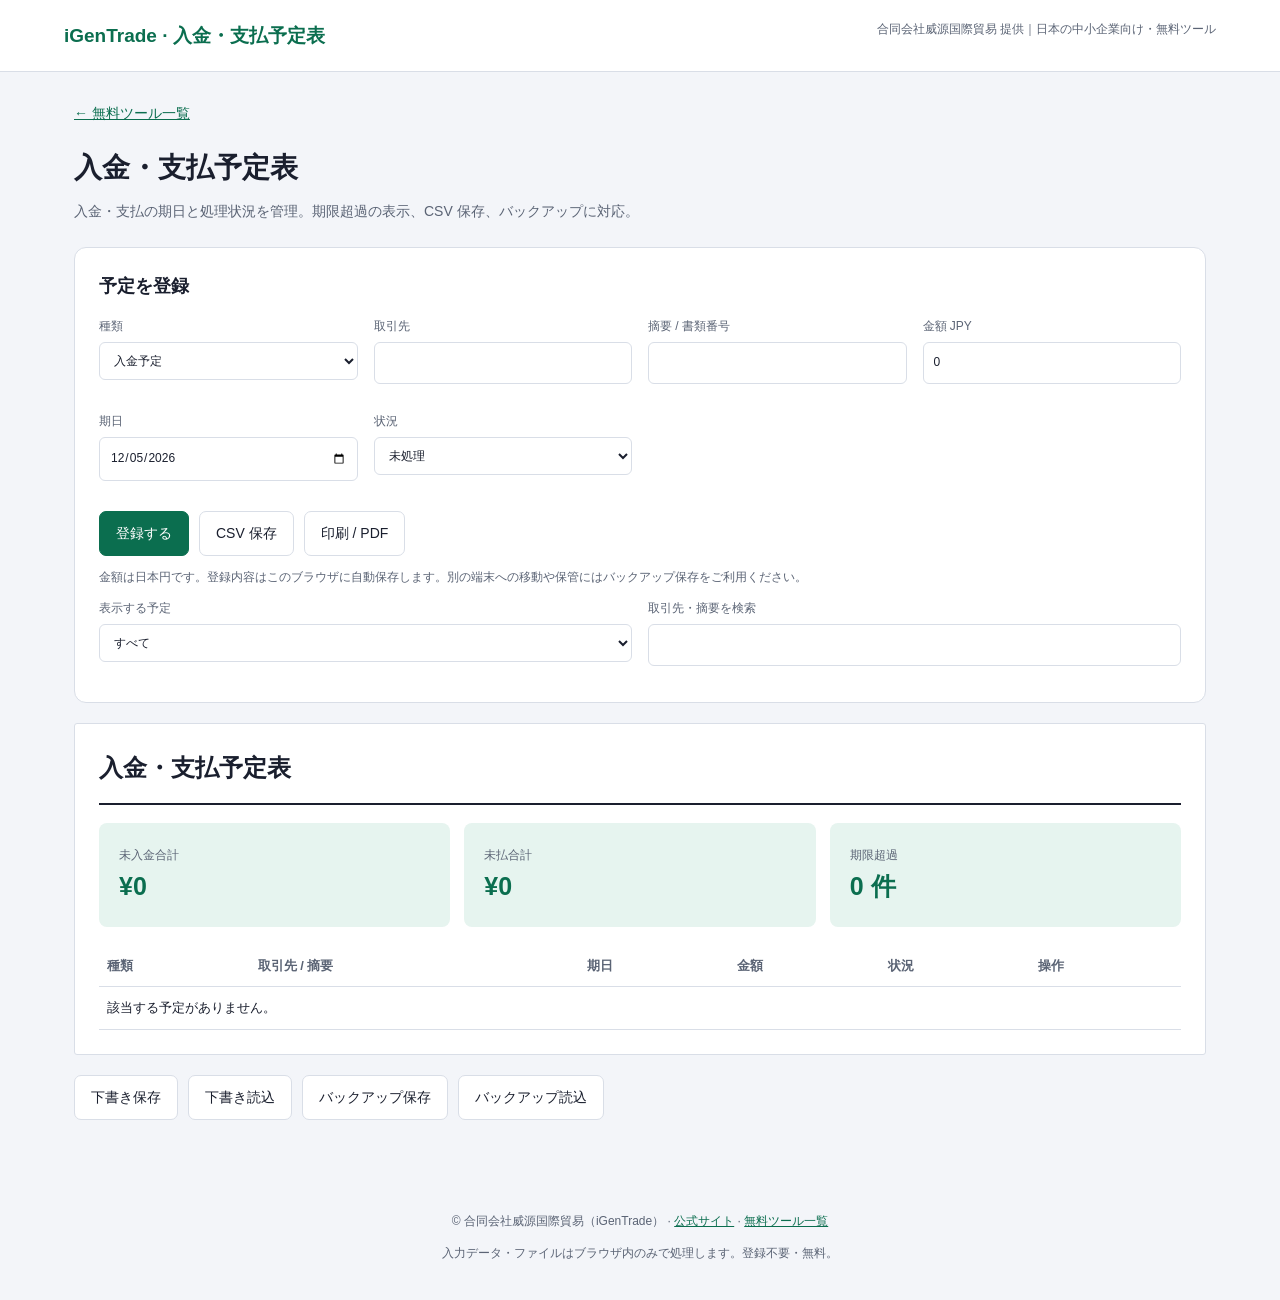
<file: payments/index.html>
<!doctype html>
<html lang="ja"><head><meta charset="utf-8"><meta name="viewport" content="width=device-width,initial-scale=1"><title>入金・支払予定表 | iGenTrade（合同会社威源国際貿易）</title><meta name="description" content="合同会社威源国際貿易（iGenTrade）が無料提供。入金・支払の期日と処理状況を管理。期限超過の表示、CSV 保存、バックアップに対応。"><link rel="stylesheet" href="../assets/style.css"></head><body><header><div class="brand">iGenTrade · 入金・支払予定表</div><div class="tagline">合同会社威源国際貿易 提供｜日本の中小企業向け・無料ツール</div></header><main><nav class="no-print"><a href="../">← 無料ツール一覧</a></nav><h1>入金・支払予定表</h1><p class="lead">入金・支払の期日と処理状況を管理。期限超過の表示、CSV 保存、バックアップに対応。</p><div id="app"></div><p id="status" class="status no-print" role="status" aria-live="polite"></p></main><footer>© 合同会社威源国際貿易（iGenTrade） · <a href="https://www.igentrade.com/" target="_blank" rel="noopener">公式サイト</a> · <a href="../">無料ツール一覧</a><p>入力データ・ファイルはブラウザ内のみで処理します。登録不要・無料。</p></footer><script src="../assets/common.js"></script><script src="../assets/payments.js"></script></body></html>
</file>
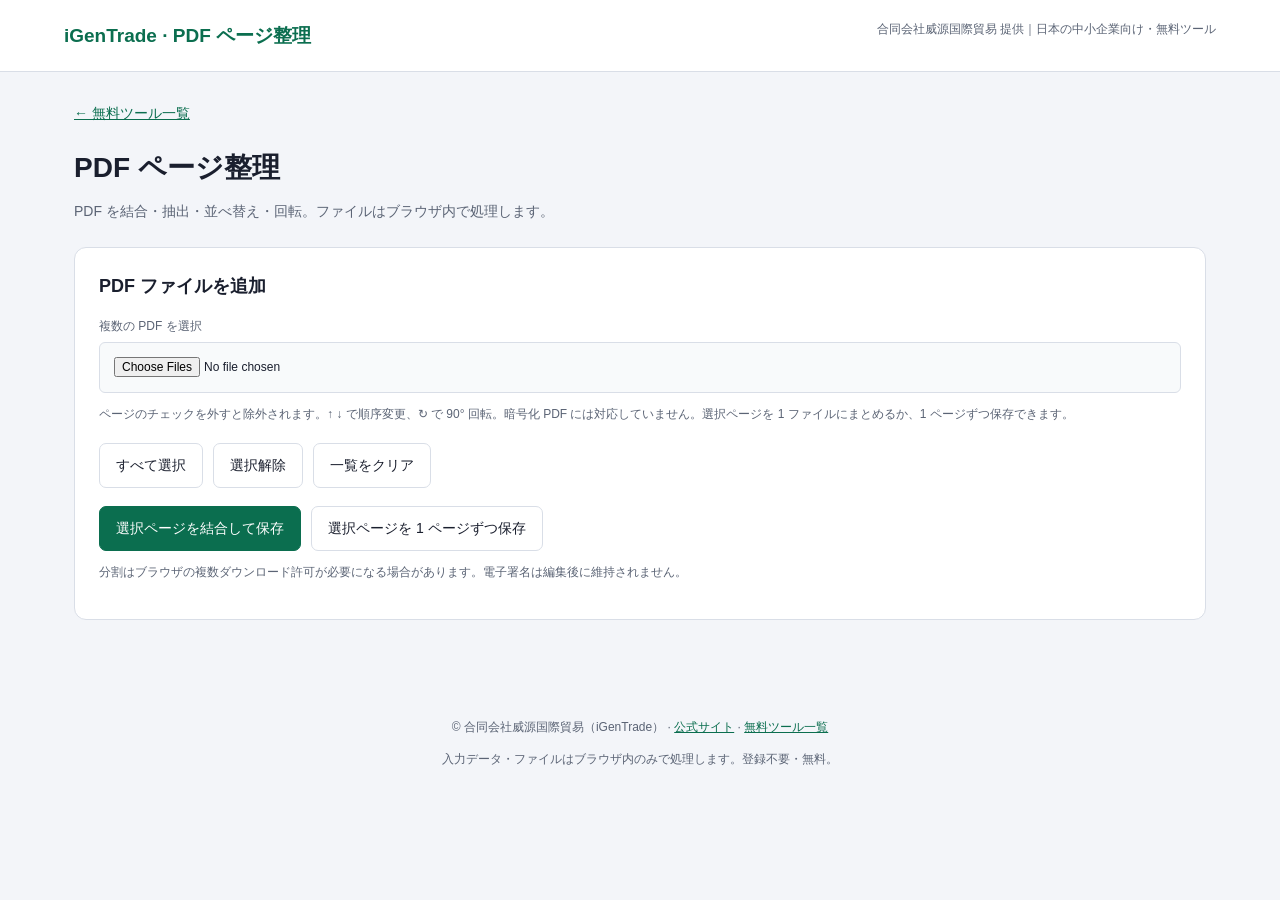
<file: pdf/index.html>
<!doctype html>
<html lang="ja"><head><meta charset="utf-8"><meta name="viewport" content="width=device-width,initial-scale=1"><title>PDF ページ整理 | iGenTrade（合同会社威源国際貿易）</title><meta name="description" content="合同会社威源国際貿易（iGenTrade）が無料提供。PDF を結合・抽出・並べ替え・回転。ファイルはブラウザ内で処理します。"><link rel="stylesheet" href="../assets/style.css"></head><body><header><div class="brand">iGenTrade · PDF ページ整理</div><div class="tagline">合同会社威源国際貿易 提供｜日本の中小企業向け・無料ツール</div></header><main><nav class="no-print"><a href="../">← 無料ツール一覧</a></nav><h1>PDF ページ整理</h1><p class="lead">PDF を結合・抽出・並べ替え・回転。ファイルはブラウザ内で処理します。</p><div id="app"></div><p id="status" class="status no-print" role="status" aria-live="polite"></p></main><footer>© 合同会社威源国際貿易（iGenTrade） · <a href="https://www.igentrade.com/" target="_blank" rel="noopener">公式サイト</a> · <a href="../">無料ツール一覧</a><p>入力データ・ファイルはブラウザ内のみで処理します。登録不要・無料。</p></footer><script src="../assets/vendor/pdf-lib.min.js"></script><script src="../assets/common.js"></script><script src="../assets/pdf.js"></script></body></html>
</file>
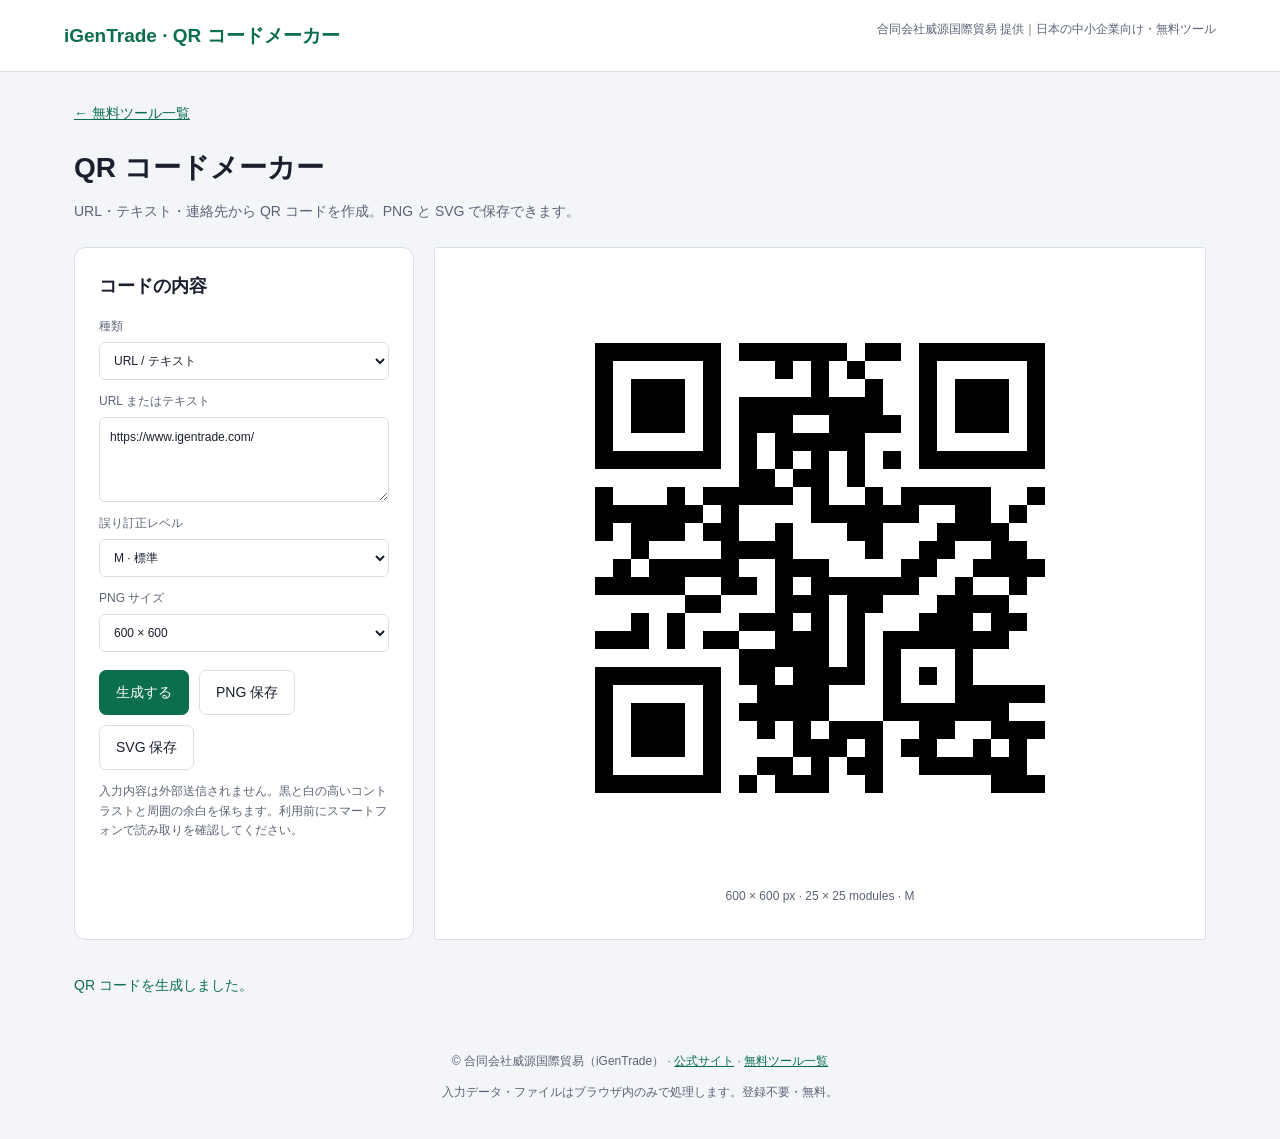
<file: qr/index.html>
<!doctype html>
<html lang="ja"><head><meta charset="utf-8"><meta name="viewport" content="width=device-width,initial-scale=1"><title>QR コードメーカー | iGenTrade（合同会社威源国際貿易）</title><meta name="description" content="合同会社威源国際貿易（iGenTrade）が無料提供。URL・テキスト・連絡先から QR コードを作成。PNG と SVG で保存できます。"><link rel="stylesheet" href="../assets/style.css"></head><body><header><div class="brand">iGenTrade · QR コードメーカー</div><div class="tagline">合同会社威源国際貿易 提供｜日本の中小企業向け・無料ツール</div></header><main><nav class="no-print"><a href="../">← 無料ツール一覧</a></nav><h1>QR コードメーカー</h1><p class="lead">URL・テキスト・連絡先から QR コードを作成。PNG と SVG で保存できます。</p><div id="app"></div><p id="status" class="status no-print" role="status" aria-live="polite"></p></main><footer>© 合同会社威源国際貿易（iGenTrade） · <a href="https://www.igentrade.com/" target="_blank" rel="noopener">公式サイト</a> · <a href="../">無料ツール一覧</a><p>入力データ・ファイルはブラウザ内のみで処理します。登録不要・無料。</p></footer><script src="../assets/vendor/qrcode.js"></script><script src="../assets/vendor/qrcode_UTF8.js"></script><script src="../assets/common.js"></script><script src="../assets/qr.js"></script></body></html>
</file>
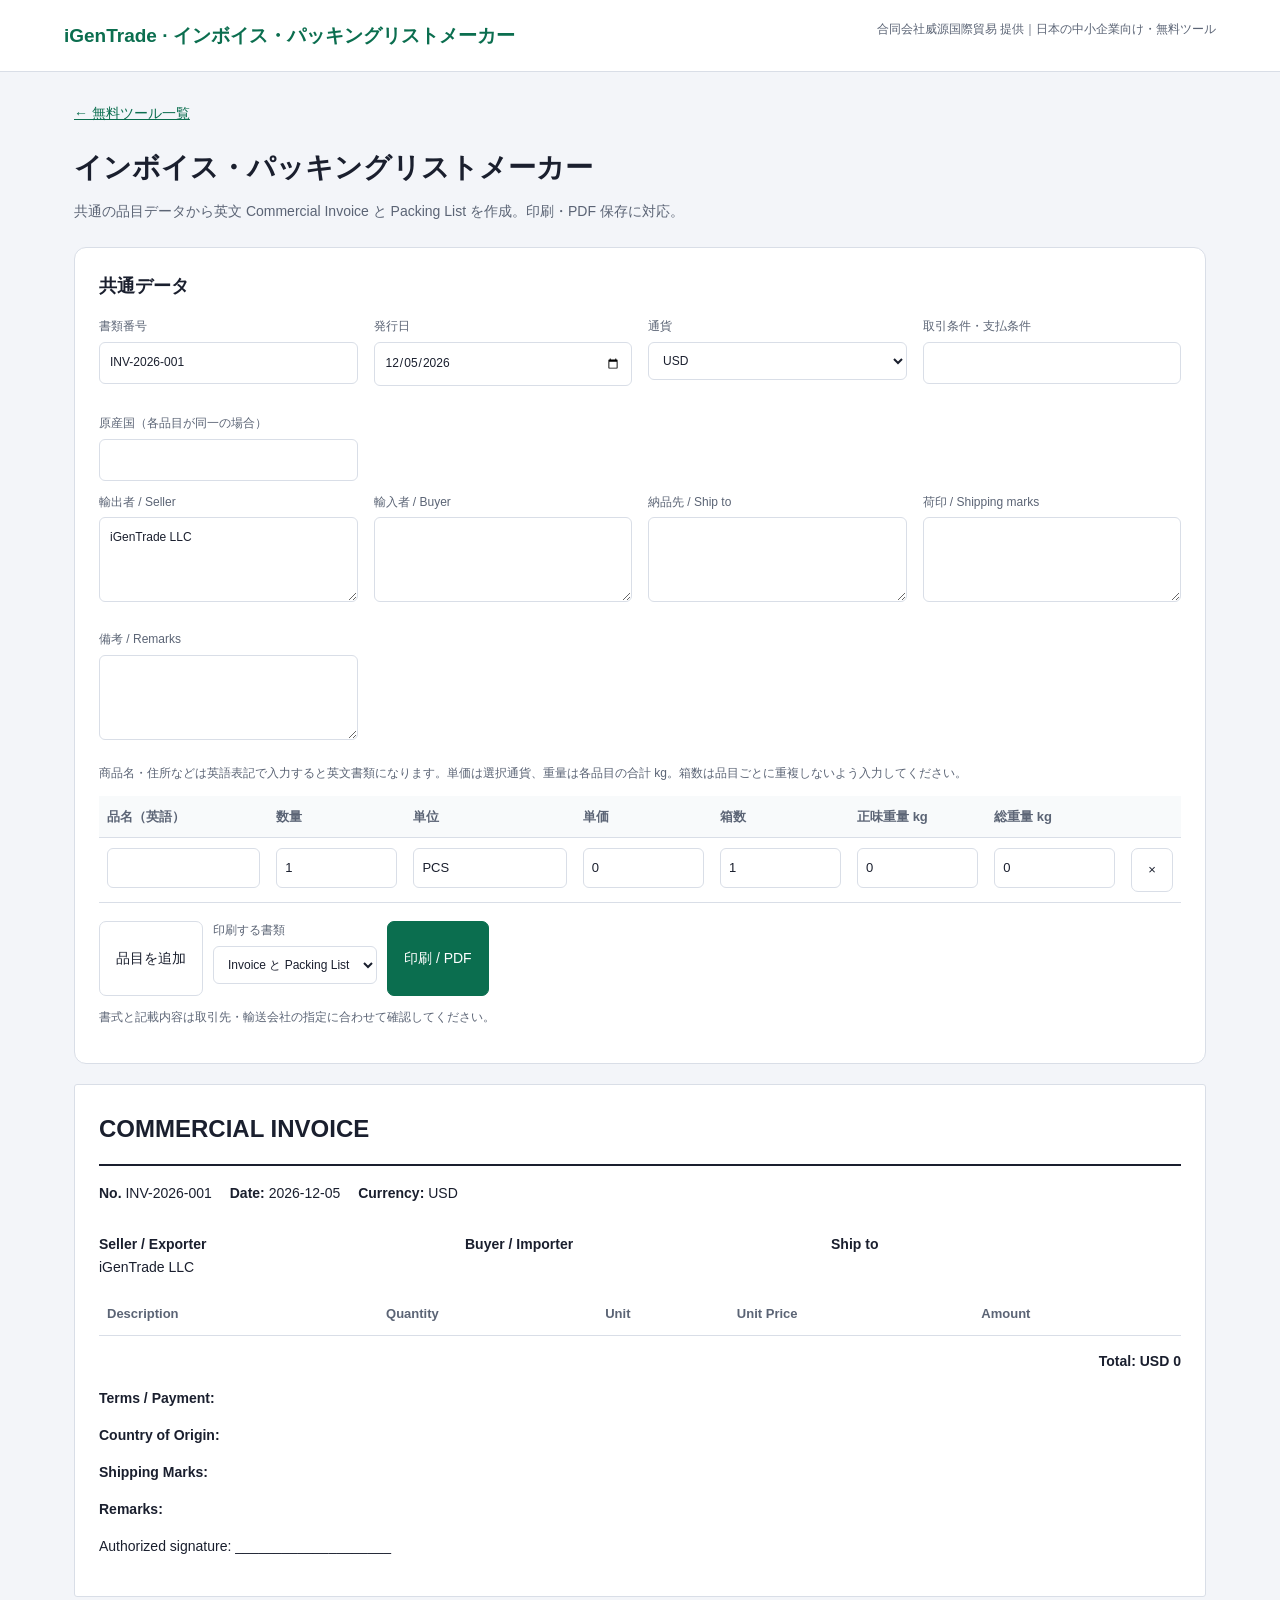
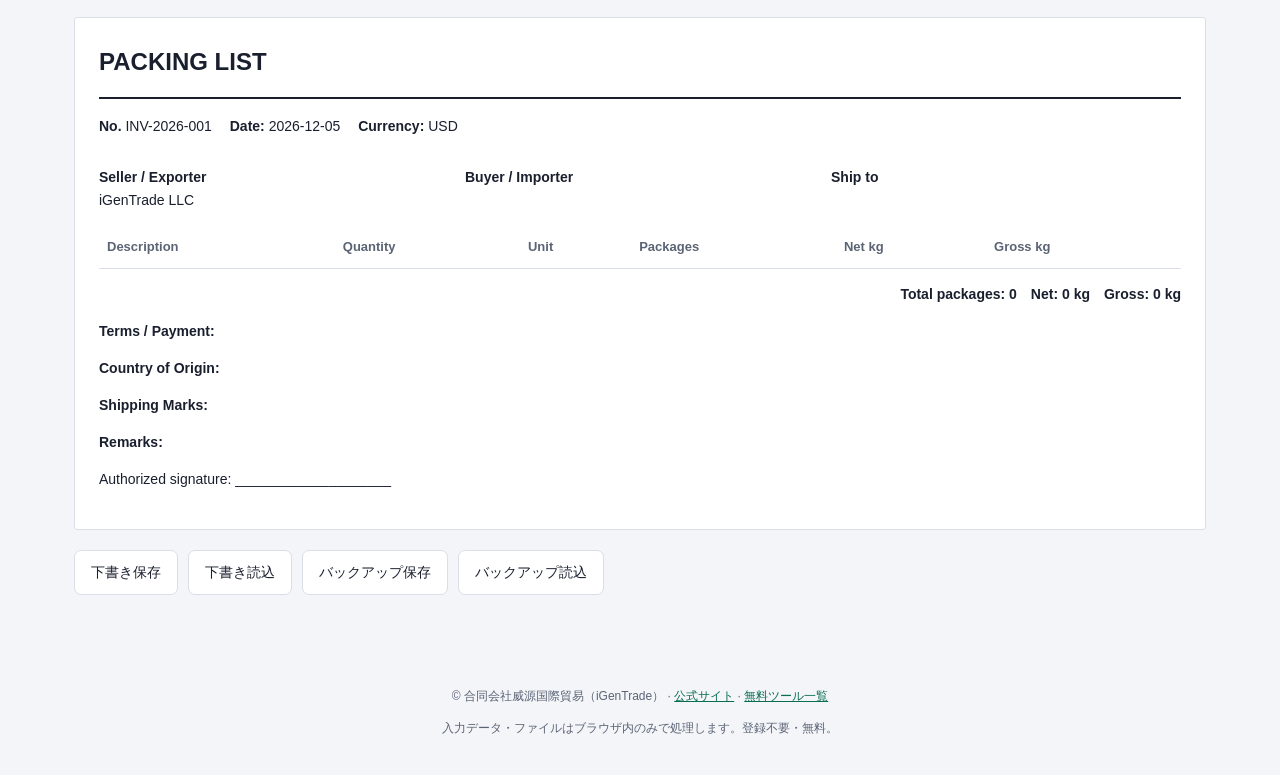
<file: trade/index.html>
<!doctype html>
<html lang="ja"><head><meta charset="utf-8"><meta name="viewport" content="width=device-width,initial-scale=1"><title>インボイス・パッキングリストメーカー | iGenTrade（合同会社威源国際貿易）</title><meta name="description" content="合同会社威源国際貿易（iGenTrade）が無料提供。共通の品目データから英文 Commercial Invoice と Packing List を作成。印刷・PDF 保存に対応。"><link rel="stylesheet" href="../assets/style.css"></head><body><header><div class="brand">iGenTrade · インボイス・パッキングリストメーカー</div><div class="tagline">合同会社威源国際貿易 提供｜日本の中小企業向け・無料ツール</div></header><main><nav class="no-print"><a href="../">← 無料ツール一覧</a></nav><h1>インボイス・パッキングリストメーカー</h1><p class="lead">共通の品目データから英文 Commercial Invoice と Packing List を作成。印刷・PDF 保存に対応。</p><div id="app"></div><p id="status" class="status no-print" role="status" aria-live="polite"></p></main><footer>© 合同会社威源国際貿易（iGenTrade） · <a href="https://www.igentrade.com/" target="_blank" rel="noopener">公式サイト</a> · <a href="../">無料ツール一覧</a><p>入力データ・ファイルはブラウザ内のみで処理します。登録不要・無料。</p></footer><script src="../assets/common.js"></script><script src="../assets/trade.js"></script></body></html>
</file>
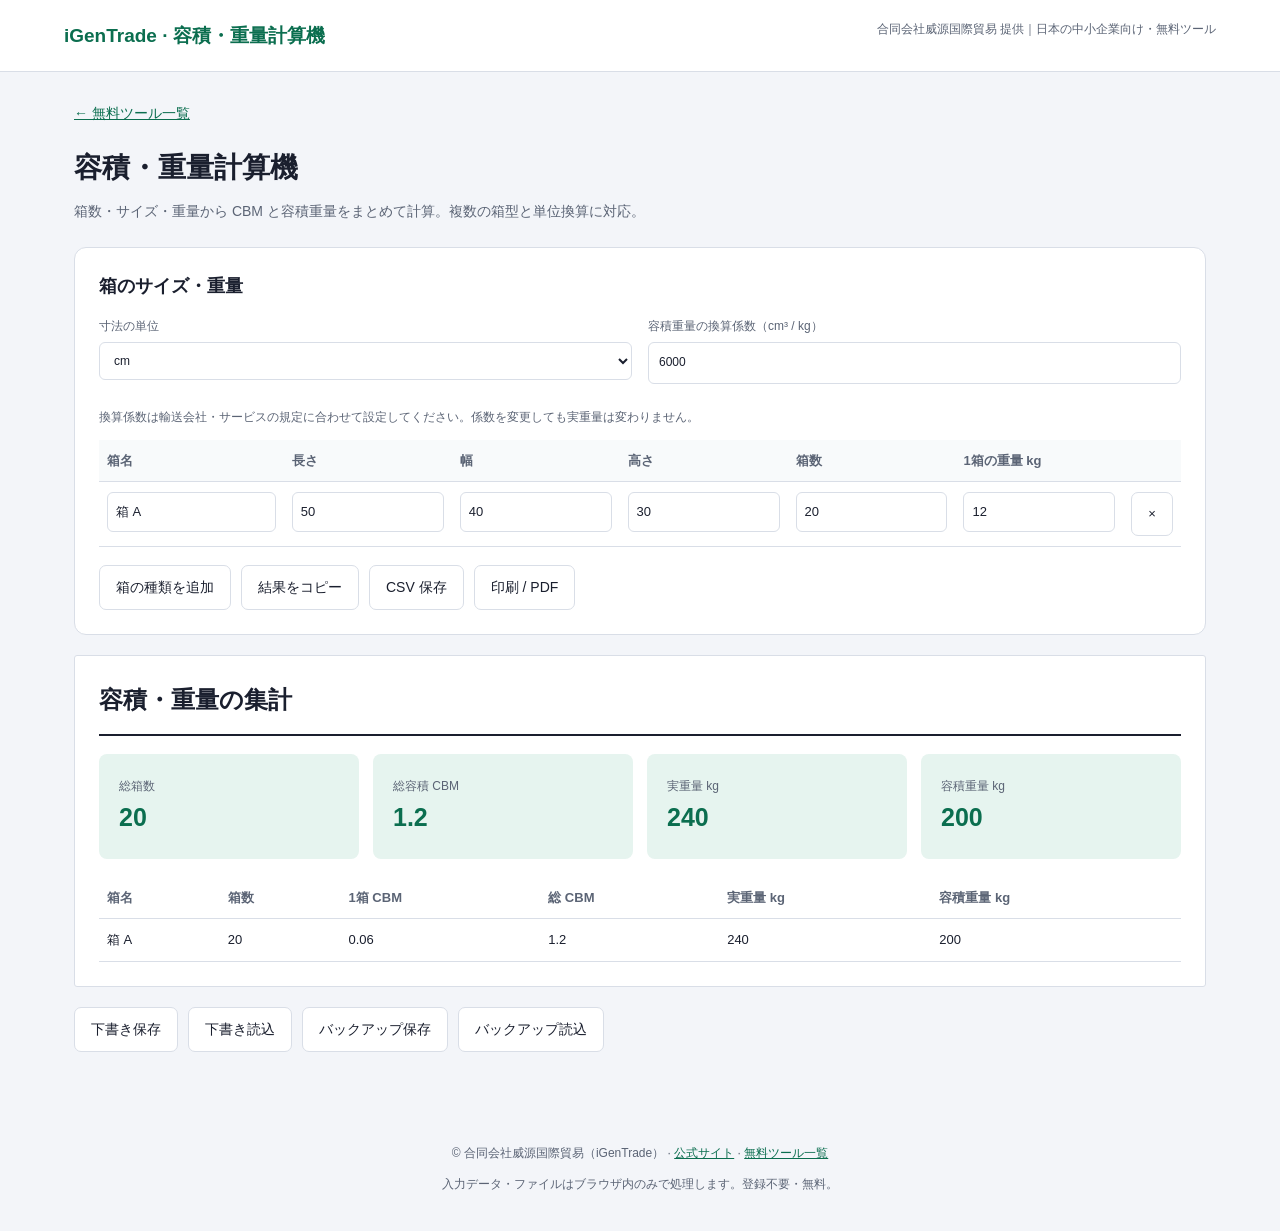
<file: volume/index.html>
<!doctype html>
<html lang="ja"><head><meta charset="utf-8"><meta name="viewport" content="width=device-width,initial-scale=1"><title>容積・重量計算機 | iGenTrade（合同会社威源国際貿易）</title><meta name="description" content="合同会社威源国際貿易（iGenTrade）が無料提供。箱数・サイズ・重量から CBM と容積重量をまとめて計算。複数の箱型と単位換算に対応。"><link rel="stylesheet" href="../assets/style.css"></head><body><header><div class="brand">iGenTrade · 容積・重量計算機</div><div class="tagline">合同会社威源国際貿易 提供｜日本の中小企業向け・無料ツール</div></header><main><nav class="no-print"><a href="../">← 無料ツール一覧</a></nav><h1>容積・重量計算機</h1><p class="lead">箱数・サイズ・重量から CBM と容積重量をまとめて計算。複数の箱型と単位換算に対応。</p><div id="app"></div><p id="status" class="status no-print" role="status" aria-live="polite"></p></main><footer>© 合同会社威源国際貿易（iGenTrade） · <a href="https://www.igentrade.com/" target="_blank" rel="noopener">公式サイト</a> · <a href="../">無料ツール一覧</a><p>入力データ・ファイルはブラウザ内のみで処理します。登録不要・無料。</p></footer><script src="../assets/common.js"></script><script src="../assets/volume.js"></script></body></html>
</file>
<file: hanko/style.css>
:root{--ink:#252b26;--red:#b83227;--muted:#85877f;--line:#e4e4db}*{box-sizing:border-box}body{margin:0;background:#f6f6ef;color:var(--ink);font-family:Inter,"Yu Gothic","Microsoft YaHei",sans-serif;font-size:14px}header{height:92px;max-width:1320px;margin:auto;padding:0 48px;display:flex;align-items:center;justify-content:space-between;border-bottom:1px solid var(--line)}.brand{display:flex;align-items:center;gap:12px;color:var(--ink);text-decoration:none;font-family:serif;font-size:25px;font-weight:700;letter-spacing:3px}.brandmark{display:grid;place-items:center;border:2px solid var(--red);color:var(--red);width:42px;height:45px;border-radius:3px;transform:rotate(-5deg);font-size:28px}.brand small{display:block;font:9px sans-serif;letter-spacing:2px;margin-top:5px}.header-note{color:#74786e;font-size:12px}.dot,.live-dot{display:inline-block;width:6px;height:6px;background:#748b65;border-radius:50%;margin:0 8px}main{max-width:1224px;margin:auto;padding:0 24px}.intro{padding:46px 0 36px}.eyebrow{font-size:10px;letter-spacing:2px;color:#92978c}h1{font-family:"Yu Mincho","SimSun",serif;font-size:42px;font-weight:500;letter-spacing:3px;margin:16px 0}h1 span{color:var(--red)}.intro p{color:#85897e;font-size:13px;line-height:1.8}.workspace{display:grid;grid-template-columns:360px 1fr;background:#fffef9;border:1px solid var(--line);border-radius:12px;overflow:hidden;box-shadow:0 8px 30px #3c422808}.controls{padding:27px 28px;border-right:1px solid var(--line)}.section-title{display:flex;align-items:center;gap:10px;margin-bottom:20px}.section-title>span{font-size:10px;color:var(--red);border:1px solid #e8d9cd;border-radius:50%;padding:5px}.section-title h2{font-size:14px;font-weight:600;letter-spacing:1px;margin:0}.second{margin-top:28px}label{display:block;font-size:12px;margin-bottom:9px;color:#60695b}label small{font-size:10px;color:#9a9c91;margin-left:5px}textarea,input:not([type]),select{width:100%;border:1px solid #dddfd4;background:#fafaf5;border-radius:6px;padding:12px;color:var(--ink);font-family:inherit;font-size:13px;outline:none}textarea{resize:vertical;min-height:68px;max-height:150px;font-size:16px;line-height:1.6}textarea:focus,input:focus,select:focus{border-color:#b2a48b;outline:2px solid #b8322715}.help{display:flex;justify-content:space-between;font-size:10px;color:#999c91;margin:8px 0 18px}button{cursor:pointer;font-family:inherit}.styles{display:grid;grid-template-columns:repeat(3,1fr);gap:9px}.style{border:1px solid var(--line);border-radius:6px;background:#fffef9;padding:14px 3px 12px;color:#636d5d}.style.selected{border-color:var(--red);background:#fcf2eb;box-shadow:inset 0 0 0 1px #b8322710}.mini{display:flex;align-items:center;justify-content:center;height:36px;width:36px;margin:0 auto 12px;border:2px solid var(--red);font:11px serif;color:var(--red);font-style:normal;line-height:1.2}.mini.round{border-radius:50%;font-size:9px}.mini.oval{border-radius:50%;width:25px;font-size:11px;writing-mode:vertical-rl}.style strong,.style small{display:block}.style strong{font-size:12px}.style small{font-size:9px;margin-top:5px;color:#989b91}.two{display:grid;grid-template-columns:1fr 1fr;gap:10px}select{padding:10px 5px;font-size:11px}.color-row{display:flex;align-items:center;justify-content:space-between;margin:22px 0}.color-row label{margin:0}.swatches{display:flex;align-items:center;gap:9px}.swatch{border:3px solid #fff;width:23px;height:23px;background:var(--swatch);border-radius:50%;padding:0}.swatch.active{outline:1px solid #a9ac9d}input[type=color]{width:24px;height:25px;border:0;background:transparent;padding:0;cursor:pointer}.range-label{display:flex;justify-content:space-between;margin-top:19px}output{color:#85897c;font-size:11px}input[type=range]{width:100%;accent-color:var(--red);height:5px;cursor:pointer}.switch-row{display:flex;justify-content:space-between;align-items:center;margin-top:22px}.switch-row label{margin:0}input[type=checkbox]{accent-color:var(--red);width:16px;height:16px}.reset{background:none;border:0;color:#93998b;padding:0;margin-top:25px;font-size:11px}.preview{padding:26px 30px;min-width:0}.preview-head{display:flex;justify-content:space-between;align-items:center;font-size:12px}.preview-head small{color:#969b8e;font-size:9px;margin-left:10px;letter-spacing:1px}.live-dot{margin-left:0}.preview-head button{border:1px solid var(--line);background:#fffef9;border-radius:5px;padding:7px 10px;font-size:10px;color:#7e8578}.stage{height:480px;margin:20px 0 23px;border:1px solid #e8e8e0;border-radius:7px;position:relative;display:flex;align-items:center;justify-content:center;background:#f1f1e9}.stage.checker{background-color:#fcfcf8;background-image:conic-gradient(#e9eae3 25%,transparent 0 50%,#e9eae3 0 75%,transparent 0);background-size:20px 20px}canvas{width:340px;height:340px;max-width:85%;object-fit:contain;filter:drop-shadow(0 3px 1px #612b1a04)}.stage-note{position:absolute;bottom:22px;font-size:10px;letter-spacing:2px;color:#a0a593}.preview-bottom{display:flex;justify-content:space-between;align-items:center;gap:14px}.preview-bottom strong{font-size:13px;font-weight:500}.preview-bottom p{color:#959b8e;font-size:10px;margin:7px 0}.preview-bottom button{background:var(--red);border:0;border-radius:5px;color:white;padding:15px 23px;font-size:12px;box-shadow:0 3px 9px #b8322720}.preview-bottom button:hover{background:#962a22}.tips{display:flex;align-items:center;gap:14px;margin-top:28px;padding-top:23px;border-top:1px solid var(--line)}.tips>span{font:27px serif;color:#b5b9aa}.tips strong{font-size:11px;font-weight:500;color:#777f6d}.tips p{font-size:10px;color:#9ca18f;line-height:1.8;margin:5px 0}#status{font-size:11px;color:var(--red);margin-top:12px;min-height:16px}footer{display:flex;justify-content:space-between;margin:30px 0;color:#9b9f92;font-size:9px;letter-spacing:1px}button:focus-visible{outline:2px solid var(--red);outline-offset:3px}@media(min-width:1500px){.intro{padding-top:60px}.stage{height:510px}}@media(max-width:850px){header{padding:0 24px;height:75px}.header-note{font-size:10px}.workspace{grid-template-columns:300px 1fr}.controls{padding:23px 18px}.preview{padding:23px 18px}.stage{height:430px}canvas{width:280px;height:280px}.preview-bottom{align-items:stretch;flex-direction:column}.preview-head small{display:none}h1{font-size:36px}}@media(max-width:640px){main{padding:0 16px}.header-note{display:none}.intro{padding:30px 0 22px}h1{font-size:31px}.workspace{display:flex;flex-direction:column}.controls{border-right:0;border-bottom:1px solid var(--line);padding:24px}.preview{padding:22px}.stage{height:360px}canvas{width:280px;height:280px}.preview-bottom{flex-direction:row;align-items:center}.preview-bottom button{padding:14px 12px}footer{gap:12px;line-height:1.7}footer span:last-child{display:none}}

/* Shared iGenTrade identity */
.brand{font-family:Inter,"Yu Gothic","Microsoft YaHei",sans-serif;font-size:23px;letter-spacing:.3px}.brand small{font-size:9px;letter-spacing:1px}.header-note{max-width:380px;text-align:right;line-height:1.8;color:#5b6475}.tool-nav{margin-bottom:24px;font-size:11px}.tool-nav a,.site-foot a{color:#0b6e4f;text-decoration:none}.tool-nav a:hover,.site-foot a:hover{text-decoration:underline}.site-foot{display:block;line-height:1.8;letter-spacing:0;font-size:11px;color:#5b6475;padding:4px 0 16px}.site-foot p{margin:8px 0}@media(max-width:850px){.header-note{max-width:230px;font-size:10px}}@media(max-width:640px){header{height:auto;min-height:105px;align-items:flex-start;flex-direction:column;justify-content:center;gap:12px;padding:17px 24px}.header-note{display:block;max-width:none;text-align:left;font-size:9px}.brand{font-size:21px}.brand small{font-size:8px}.tool-nav{margin-bottom:20px}.site-foot{font-size:10px}}

.font-help{font-size:10px;color:#7e8578;line-height:1.7;margin:12px 0}.font-credit{font-size:10px}.font-help[hidden]{display:none}

.styles{grid-template-columns:repeat(2,minmax(0,1fr))}#subtitle:disabled{opacity:.5;cursor:not-allowed}
</file>
<file: hatchu/styles.css>
:root {
  --ink: #1a1f2e;
  --muted: #5b6475;
  --line: #d9dee7;
  --bg: #f3f5f9;
  --card: #ffffff;
  --accent: #0b6e4f;
  --accent-soft: #e6f4ef;
  --danger: #b42318;
  --radius: 12px;
  --font: "Hiragino Sans", "Noto Sans JP", "Yu Gothic UI", "Segoe UI", sans-serif;
}

* { box-sizing: border-box; }
body {
  margin: 0;
  font-family: var(--font);
  color: var(--ink);
  background: var(--bg);
  line-height: 1.5;
}

.topbar {
  display: flex;
  justify-content: space-between;
  align-items: baseline;
  gap: 1rem;
  padding: 1rem 1.5rem;
  background: var(--card);
  border-bottom: 1px solid var(--line);
}
.brand { display: flex; gap: .75rem; align-items: baseline; }
.brand strong { color: var(--accent); font-size: 1.1rem; }
.tagline { margin: 0; color: var(--muted); font-size: .9rem; }

.layout {
  display: grid;
  grid-template-columns: minmax(280px, 360px) 1fr;
  gap: 1.25rem;
  padding: 1.25rem;
  align-items: start;
}

.panel {
  background: var(--card);
  border: 1px solid var(--line);
  border-radius: var(--radius);
  padding: 1rem 1.1rem 1.25rem;
  position: sticky;
  top: 1rem;
  max-height: calc(100vh - 2rem);
  overflow: auto;
}
.panel h2, .panel h3 { margin: 1rem 0 .5rem; font-size: 1rem; }
.panel h2 { margin-top: 0; }
.panel label {
  display: block;
  font-size: .82rem;
  color: var(--muted);
  margin-bottom: .7rem;
}
.panel input, .panel select, .panel textarea {
  display: block;
  width: 100%;
  margin-top: .25rem;
  padding: .55rem .65rem;
  border: 1px solid var(--line);
  border-radius: 8px;
  font: inherit;
  color: var(--ink);
  background: #fff;
}
.item-row {
  display: grid;
  grid-template-columns: 1fr 64px 56px 84px 28px;
  gap: .35rem;
  margin-bottom: .45rem;
}
.item-row input { margin-top: 0; padding: .4rem .45rem; font-size: .85rem; }
.item-row button {
  border: none;
  background: transparent;
  color: var(--danger);
  cursor: pointer;
  font-size: 1.1rem;
}

.actions { display: flex; flex-wrap: wrap; gap: .5rem; margin-top: 1rem; }
.btn {
  border: 1px solid var(--line);
  background: #fff;
  border-radius: 999px;
  padding: .55rem 1rem;
  font: inherit;
  cursor: pointer;
}
.btn.primary { background: var(--accent); color: #fff; border-color: var(--accent); }
.btn.secondary:hover { background: var(--accent-soft); }
.hint { font-size: .78rem; color: var(--muted); margin: .8rem 0 0; }

.preview-wrap { overflow: auto; }
.sheet {
  background: var(--card);
  border: 1px solid var(--line);
  border-radius: 4px;
  padding: 2rem 2.2rem 1.5rem;
  max-width: 820px;
  margin: 0 auto;
  box-shadow: 0 8px 24px rgba(26, 31, 46, .06);
}
.sheet-head {
  display: flex;
  justify-content: space-between;
  gap: 1rem;
  border-bottom: 2px solid var(--ink);
  padding-bottom: 1rem;
  margin-bottom: 1.25rem;
}
.doc-label { margin: 0; font-size: 1.8rem; font-weight: 700; letter-spacing: .08em; }
.doc-sub { margin: .2rem 0 0; color: var(--muted); font-size: .85rem; }
.meta p { margin: .15rem 0; font-size: .9rem; }
.meta span { display: inline-block; min-width: 4.5rem; color: var(--muted); }

.parties {
  display: grid;
  grid-template-columns: 1.2fr 1fr;
  gap: 1.5rem;
  margin-bottom: 1.25rem;
}
.buyer .name, .seller .name { font-size: 1.15rem; font-weight: 700; margin: 0 0 .35rem; }
.addr { margin: 0; white-space: pre-wrap; color: var(--muted); font-size: .9rem; }
.honor { margin: .8rem 0 0; }
.reg { margin: .4rem 0 0; font-size: .85rem; }

.total-banner {
  display: flex;
  justify-content: space-between;
  align-items: center;
  background: var(--accent-soft);
  border: 1px solid #b7dfd0;
  border-radius: 8px;
  padding: .85rem 1rem;
  margin-bottom: 1.25rem;
}
.total-banner strong { font-size: 1.6rem; color: var(--accent); }

.items-table {
  width: 100%;
  border-collapse: collapse;
  font-size: .92rem;
  margin-bottom: 1.25rem;
}
.items-table th, .items-table td {
  border-bottom: 1px solid var(--line);
  padding: .55rem .4rem;
  text-align: left;
}
.items-table th { color: var(--muted); font-weight: 600; font-size: .8rem; }
.items-table td:nth-child(2),
.items-table td:nth-child(4),
.items-table td:nth-child(5),
.items-table th:nth-child(2),
.items-table th:nth-child(4),
.items-table th:nth-child(5) { text-align: right; }
.items-table td:nth-child(3),
.items-table th:nth-child(3) { text-align: center; }

.totals {
  display: grid;
  grid-template-columns: 1fr 240px;
  gap: 1rem;
  align-items: start;
}
.bank {
  background: #f8fafc;
  border: 1px dashed var(--line);
  border-radius: 8px;
  padding: .75rem 1rem;
}
.bank h4, .notes-block h4 { margin: 0 0 .4rem; font-size: .85rem; color: var(--muted); }
.bank p, .notes-block p { margin: 0; white-space: pre-wrap; font-size: .9rem; }
.totals dl { margin: 0; }
.totals dl > div {
  display: flex;
  justify-content: space-between;
  gap: 1rem;
  padding: .35rem 0;
  border-bottom: 1px solid var(--line);
}
.totals dt { color: var(--muted); }
.totals dd { margin: 0; font-variant-numeric: tabular-nums; }
.totals .grand { font-weight: 700; border-bottom: none; padding-top: .55rem; }

.notes-block { margin-top: 1.25rem; }
.sheet-foot {
  margin-top: 2rem;
  padding-top: 1rem;
  border-top: 1px solid var(--line);
  color: var(--muted);
  font-size: .78rem;
}
.sheet-foot .url { margin: .2rem 0 0; word-break: break-all; }


.usage-stats {
  display: flex;
  justify-content: center;
  gap: 2rem;
  margin: 0 auto 0.75rem;
  flex-wrap: wrap;
}
.usage-stat {
  min-width: 7rem;
  padding: 0.65rem 1.1rem;
  border: 1px solid var(--border, #d8e0e8);
  border-radius: 10px;
  background: #fff;
}
.usage-num {
  display: block;
  font-size: 1.45rem;
  font-weight: 700;
  color: var(--accent, #0d7377);
  line-height: 1.2;
  font-variant-numeric: tabular-nums;
}
.usage-label {
  display: block;
  margin-top: 0.2rem;
  font-size: 0.78rem;
  color: var(--muted, #667);
}
.usage-note {
  font-size: 0.75rem;
  opacity: 0.9;
  margin: 0 0 1rem;
}

.site-foot {
  text-align: center;
  color: var(--muted);
  font-size: .85rem;
  padding: 1rem 1.5rem 2rem;
}

@media (max-width: 900px) {
  .layout { grid-template-columns: 1fr; }
  .panel { position: static; max-height: none; }
  .parties, .totals { grid-template-columns: 1fr; }
  .item-row { grid-template-columns: 1fr 1fr; }
}

@media print {
  body { background: #fff; }
  .no-print { display: none !important; }
  .layout { display: block; padding: 0; }
  .sheet {
    box-shadow: none;
    border: none;
    max-width: none;
    padding: 0;
  }
}

.site-foot a { color: var(--accent); text-decoration: none; }
.site-foot a:hover { text-decoration: underline; }


.toggle-brand {
  display: flex;
  align-items: center;
  gap: .5rem;
  margin: .75rem 0 .25rem;
  font-size: .82rem;
  color: var(--muted);
}
.toggle-brand input {
  width: auto;
  margin: 0;
}
.brand-foot.is-hidden {
  display: none !important;
}

@page{size:A4;margin:16mm}a{color:var(--accent)}.sheet{min-height:980px}.sheet p,.items-table td{overflow-wrap:anywhere}.items-table{table-layout:fixed}.items-table th:first-child{width:40%}.items-table th:nth-child(3){width:10%}#draftFile[hidden]{display:none}.btn:focus-visible,input:focus-visible,textarea:focus-visible,select:focus-visible{outline:2px solid var(--accent);outline-offset:2px}@media(max-width:600px){.topbar,.brand{flex-wrap:wrap}.tagline{font-size:.75rem}.sheet{padding:1rem;min-height:0}.sheet-head{flex-direction:column}.meta p{font-size:.8rem}.total-banner strong{font-size:1.3rem}.items-table{font-size:.78rem}}@media print{.preview-wrap{overflow:visible}.sheet{min-height:0}.sheet-head,.parties,.total-banner,.totals,.notes-block,tr{break-inside:avoid}thead{display:table-header-group}.items-table{table-layout:fixed}.parties{grid-template-columns:1.2fr 1fr}.totals{grid-template-columns:1fr 240px}.sheet-head{flex-direction:row}}
</file>
<file: assets/style.css>
:root{--green:#0b6e4f;--ink:#1a1f2e;--muted:#5b6475;--line:#d9dee7;--soft:#e6f4ef}*{box-sizing:border-box}body{margin:0;color:var(--ink);background:#f3f5f9;font:14px/1.65 "Yu Gothic","Hiragino Sans","Segoe UI",sans-serif}header{background:white;border-bottom:1px solid var(--line);padding:20px 5%;display:flex;justify-content:space-between;gap:20px;flex-wrap:wrap}.brand{font-weight:700;color:var(--green);font-size:19px}.tagline{font-size:12px;color:var(--muted)}main{max-width:1180px;margin:30px auto;padding:0 24px}a{color:var(--green)}h1{font-size:28px;margin:20px 0 8px}h2{font-size:18px;margin:0 0 16px}h3{font-size:15px}.lead{color:var(--muted);margin:0 0 24px}.panel,.paper{border:1px solid var(--line);border-radius:12px;background:white;padding:24px;margin-bottom:20px}.grid{display:grid;grid-template-columns:repeat(auto-fit,minmax(220px,1fr));gap:16px}.split{display:grid;grid-template-columns:340px 1fr;gap:20px}.row{display:flex;gap:12px;align-items:center;flex-wrap:wrap}.actions{display:flex;gap:10px;flex-wrap:wrap;margin:18px 0 0}label{display:block;font-size:12px;color:var(--muted)}input,textarea,select{display:block;width:100%;border:1px solid var(--line);border-radius:6px;padding:10px;margin:5px 0 12px;font:inherit;color:var(--ink);background:white}input[type=checkbox]{width:18px;display:inline-block;margin:0 6px 0 0;vertical-align:middle}input[type=color]{height:42px}input[type=file]{padding:14px;background:#f8fafb}textarea{min-height:85px;resize:vertical}button,.button{background:white;border:1px solid var(--line);border-radius:7px;padding:10px 16px;font:inherit;cursor:pointer;color:var(--ink);text-decoration:none;display:inline-block}button.primary{background:var(--green);border-color:var(--green);color:white}button.danger{color:#b42318}button:disabled{opacity:.5;cursor:wait}button:hover{border-color:var(--green)}button:focus-visible,input:focus-visible,select:focus-visible,textarea:focus-visible{outline:2px solid var(--green);outline-offset:2px}.hint{font-size:12px;color:var(--muted)}.table-wrap{overflow:auto}table{border-collapse:collapse;width:100%;font-size:13px}th,td{padding:10px 8px;border-bottom:1px solid var(--line);text-align:left;vertical-align:top}th{color:var(--muted);background:#f8fafb;font-weight:600}td input,td select{min-width:75px;margin:0;padding:8px}td input[type=text]{min-width:130px}.summary{display:grid;grid-template-columns:repeat(auto-fit,minmax(150px,1fr));gap:14px;margin:18px 0}.metric{background:var(--soft);padding:20px;border-radius:8px}.metric strong{display:block;color:var(--green);font-size:25px}.metric span{color:var(--muted);font-size:12px}.status{min-height:24px;color:var(--green);margin:14px 0}.paper{border-radius:3px;overflow-wrap:anywhere}.paper h2{font-size:24px;border-bottom:2px solid var(--ink);padding-bottom:15px}.paper p{white-space:pre-wrap}.paper th{background:transparent}.num{text-align:right;font-variant-numeric:tabular-nums}.label-grid{display:grid;gap:6mm;grid-template-columns:repeat(2,1fr)}.shipping-label{border:1px solid #555;padding:8mm;min-height:55mm;white-space:pre-wrap;break-inside:avoid}.pdf-page{display:flex;gap:12px;align-items:center;padding:12px;border-bottom:1px solid var(--line);flex-wrap:wrap}.pdf-page .name{flex:1;min-width:180px}.thumb{max-width:160px;max-height:100px;object-fit:contain;background:repeating-conic-gradient(#eee 0% 25%,white 0% 50%) 0 0/12px 12px}.image-result{display:flex;align-items:center;gap:20px;padding:15px 0;border-bottom:1px solid var(--line);flex-wrap:wrap}.overdue{color:#b42318;font-weight:700}.badge{background:var(--soft);padding:3px 9px;border-radius:4px}.qr-output{text-align:center;padding:20px}.qr-output canvas{max-width:100%;height:auto}footer{text-align:center;font-size:12px;color:var(--muted);padding:24px}.hidden,[hidden]{display:none!important}@page{size:A4;margin:14mm}@media(max-width:800px){.split{grid-template-columns:1fr}main{padding:0 15px}.panel,.paper{padding:17px}.label-grid{grid-template-columns:1fr}}@media print{body{background:white}header,footer,.no-print,.lead,main>h1,main>nav,.status{display:none!important}main{margin:0;padding:0;max-width:none}.panel{display:none}.paper{border:0;padding:0;margin:0;box-shadow:none}.split{display:block}.paper+.paper{break-before:page}thead{display:table-header-group}tr,.shipping-label{break-inside:avoid}.label-grid{grid-template-columns:repeat(var(--label-cols,2),1fr)}.print-area{display:block!important}.screen-only{display:none!important}}
.usage-stats{display:flex;justify-content:center;gap:2rem;margin:0 auto .75rem;flex-wrap:wrap}.usage-stat{min-width:7rem;padding:.65rem 1.1rem;border:1px solid var(--line);border-radius:10px;background:#fff}.usage-num{display:block;font-size:1.45rem;font-weight:700;color:var(--green);line-height:1.2;font-variant-numeric:tabular-nums}.usage-label{display:block;margin-top:.2rem;font-size:.78rem;color:var(--muted)}.usage-note{font-size:.75rem;opacity:.9;margin:0 0 1rem}
</file>
